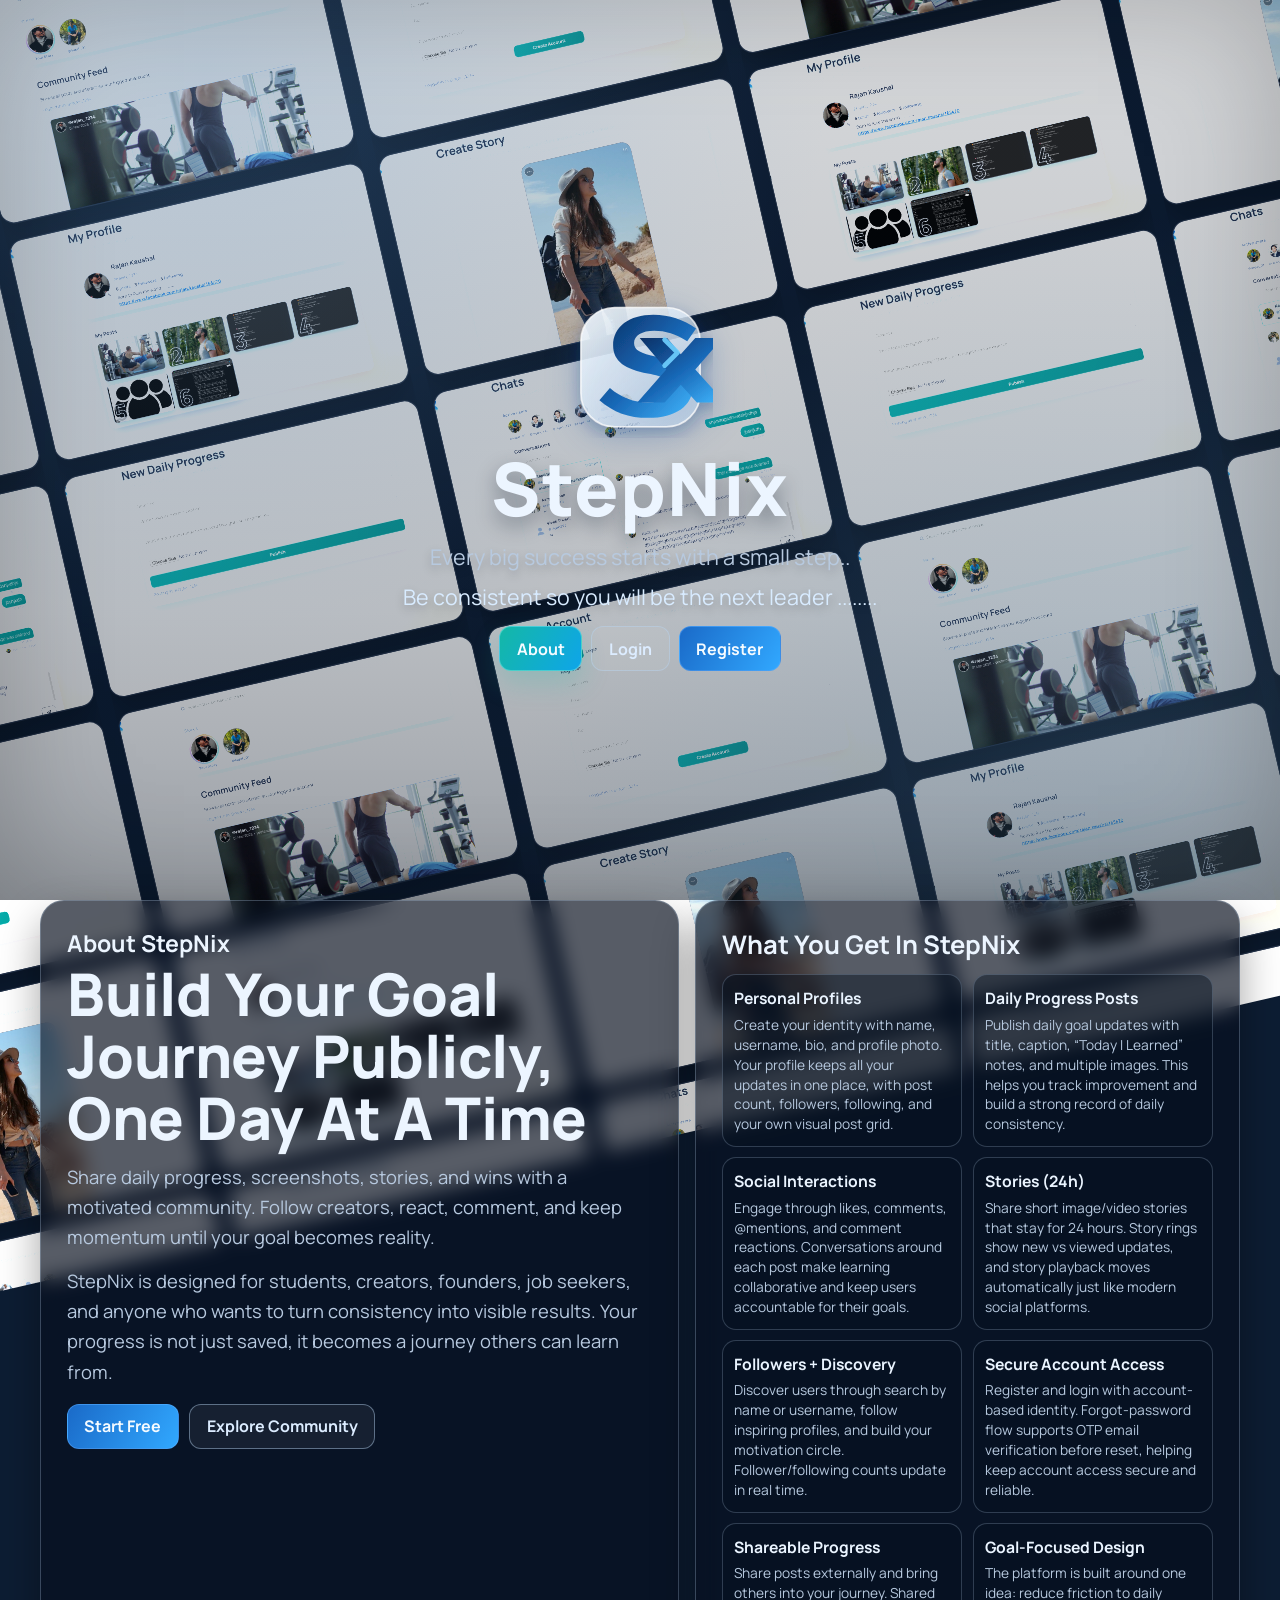
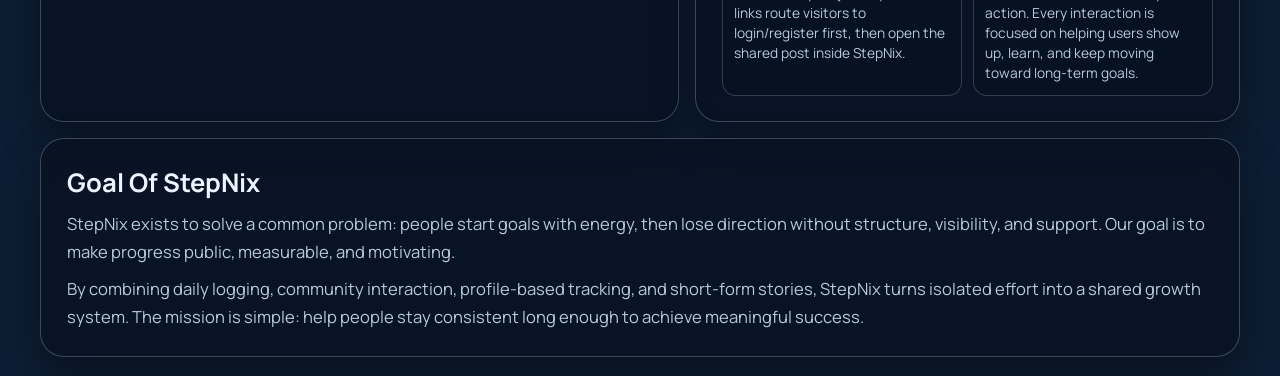
<file: static/index.html>
<!DOCTYPE html>
<html lang="en">
  <head>
    <meta charset="UTF-8" />
    <meta name="viewport" content="width=device-width, initial-scale=1.0" />
    <title>StepNix</title>
    <link rel="preconnect" href="https://fonts.googleapis.com" />
    <link rel="preconnect" href="https://fonts.gstatic.com" crossorigin />
    <link href="https://fonts.googleapis.com/css2?family=Manrope:wght@400;600;700;800&display=swap" rel="stylesheet" />
    <link rel="stylesheet" href="/static/landing.css?v=8" />
  </head>
  <body>
    <div class="landing-bg" aria-hidden="true">
      <div id="bg-grid" class="bg-grid"></div>
      <div class="bg-overlay"></div>
      <div class="bg-vignette"></div>
    </div>

    <section class="landing-intro">
      <div class="intro-content">
        <img src="/static/stepnix-logo.svg?v=3" alt="StepNix logo" />
        <h1>StepNix</h1>
        <p class="intro-sub">Every big success starts with a small step..</p>
        <p class="intro-highlight">Be consistent so you will be the next leader ........</p>
        <div class="head-actions">
          <a class="btn about-btn" href="/about">About</a>
          <a class="btn ghost" href="/create-profile?mode=login">Login</a>
          <a class="btn" href="/create-profile?mode=register">Register</a>
        </div>
      </div>
    </section>

    <main id="details" class="hero-wrap">
      <section class="hero-card">
        <h3>About StepNix</h3>
        <h2>Build Your Goal Journey Publicly, One Day At A Time</h2>
        <p>
          Share daily progress, screenshots, stories, and wins with a motivated community. Follow creators,
          react, comment, and keep momentum until your goal becomes reality.
        </p>
        <p>
          StepNix is designed for students, creators, founders, job seekers, and anyone who wants to turn
          consistency into visible results. Your progress is not just saved, it becomes a journey others can learn from.
        </p>
        <div class="hero-actions">
          <a class="btn" href="/create-profile?mode=register">Start Free</a>
          <a class="btn ghost" href="/community-feed">Explore Community</a>
        </div>
      </section>

      <section class="features-card">
        <h3>What You Get In StepNix</h3>
        <div class="feature-grid">
          <article>
            <h4>Personal Profiles</h4>
            <p>
              Create your identity with name, username, bio, and profile photo. Your profile keeps all your updates
              in one place, with post count, followers, following, and your own visual post grid.
            </p>
          </article>
          <article>
            <h4>Daily Progress Posts</h4>
            <p>
              Publish daily goal updates with title, caption, “Today I Learned” notes, and multiple images.
              This helps you track improvement and build a strong record of daily consistency.
            </p>
          </article>
          <article>
            <h4>Social Interactions</h4>
            <p>
              Engage through likes, comments, @mentions, and comment reactions. Conversations around each post
              make learning collaborative and keep users accountable for their goals.
            </p>
          </article>
          <article>
            <h4>Stories (24h)</h4>
            <p>
              Share short image/video stories that stay for 24 hours. Story rings show new vs viewed updates,
              and story playback moves automatically just like modern social platforms.
            </p>
          </article>
          <article>
            <h4>Followers + Discovery</h4>
            <p>
              Discover users through search by name or username, follow inspiring profiles, and build your
              motivation circle. Follower/following counts update in real time.
            </p>
          </article>
          <article>
            <h4>Secure Account Access</h4>
            <p>
              Register and login with account-based identity. Forgot-password flow supports OTP email verification
              before reset, helping keep account access secure and reliable.
            </p>
          </article>
          <article>
            <h4>Shareable Progress</h4>
            <p>
              Share posts externally and bring others into your journey. Shared links route visitors to login/register
              first, then open the shared post inside StepNix.
            </p>
          </article>
          <article>
            <h4>Goal-Focused Design</h4>
            <p>
              The platform is built around one idea: reduce friction to daily action. Every interaction is focused on
              helping users show up, learn, and keep moving toward long-term goals.
            </p>
          </article>
        </div>
      </section>

      <section class="goal-card">
        <h3>Goal Of StepNix</h3>
        <p>
          StepNix exists to solve a common problem: people start goals with energy, then lose direction without
          structure, visibility, and support. Our goal is to make progress public, measurable, and motivating.
        </p>
        <p>
          By combining daily logging, community interaction, profile-based tracking, and short-form stories,
          StepNix turns isolated effort into a shared growth system. The mission is simple:
          help people stay consistent long enough to achieve meaningful success.
        </p>
      </section>
    </main>

    <script src="/static/landing.js?v=8"></script>
  </body>
</html>
</file>
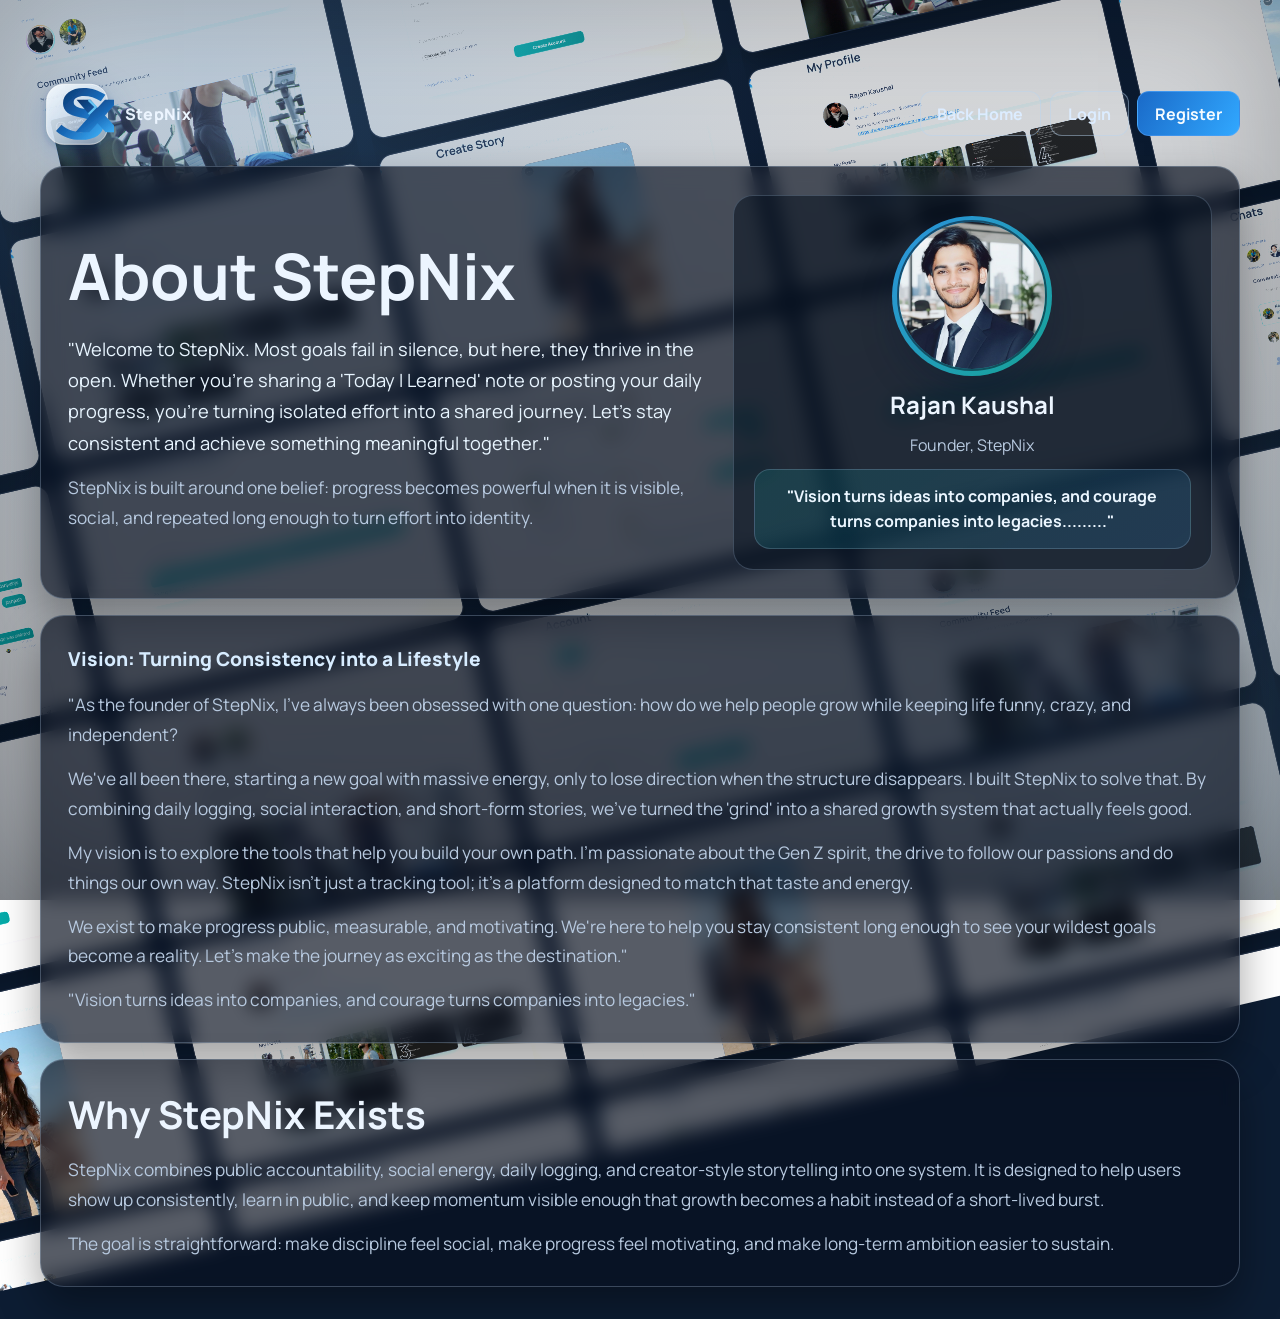
<file: static/about.html>
<!DOCTYPE html>
<html lang="en">
  <head>
    <meta charset="UTF-8" />
    <meta name="viewport" content="width=device-width, initial-scale=1.0" />
    <title>About StepNix</title>
    <link rel="preconnect" href="https://fonts.googleapis.com" />
    <link rel="preconnect" href="https://fonts.gstatic.com" crossorigin />
    <link href="https://fonts.googleapis.com/css2?family=Manrope:wght@400;600;700;800&display=swap" rel="stylesheet" />
    <link rel="stylesheet" href="/static/landing.css?v=8" />
  </head>
  <body>
    <div class="landing-bg" aria-hidden="true">
      <div id="bg-grid" class="bg-grid"></div>
      <div class="bg-overlay"></div>
      <div class="bg-vignette"></div>
    </div>

    <main class="about-shell">
      <section class="about-topbar">
        <a class="about-brand" href="/">
          <img src="/static/stepnix-logo.svg?v=3" alt="StepNix logo" />
          <span>StepNix</span>
        </a>
        <div class="about-actions">
          <a class="btn ghost" href="/">Back Home</a>
          <a class="btn ghost" href="/create-profile?mode=login">Login</a>
          <a class="btn" href="/create-profile?mode=register">Register</a>
        </div>
      </section>

      <section class="about-hero">
        <div class="about-copy">
          <h1>About StepNix</h1>
          <p class="welcome-message">
            "Welcome to StepNix. Most goals fail in silence, but here, they thrive in the open. Whether you&apos;re
            sharing a 'Today I Learned' note or posting your daily progress, you&apos;re turning isolated effort into a
            shared journey. Let&apos;s stay consistent and achieve something meaningful together."
          </p>
          <p>
            StepNix is built around one belief: progress becomes powerful when it is visible, social, and repeated long
            enough to turn effort into identity.
          </p>
        </div>

        <aside class="founder-card">
          <div class="founder-avatar">
            <img src="/static/assets/founder/rajan12.jpeg" alt="Rajan Kaushal" />
          </div>
          <h3>Rajan Kaushal</h3>
          <p>Founder, StepNix</p>
          <div class="quote-chip">
            "Vision turns ideas into companies, and courage turns companies into legacies........."
          </div>
        </aside>
      </section>

      <section class="about-section">
        <p class="vision-tag">Vision: Turning Consistency into a Lifestyle</p>
        <p>
          "As the founder of StepNix, I&apos;ve always been obsessed with one question: how do we help people grow while
          keeping life funny, crazy, and independent?
        </p>
        <p>
          We&apos;ve all been there, starting a new goal with massive energy, only to lose direction when the structure
          disappears. I built StepNix to solve that. By combining daily logging, social interaction, and short-form
          stories, we&apos;ve turned the 'grind' into a shared growth system that actually feels good.
        </p>
        <p>
          My vision is to explore the tools that help you build your own path. I&apos;m passionate about the Gen Z
          spirit, the drive to follow our passions and do things our own way. StepNix isn&apos;t just a tracking tool; it&apos;s
          a platform designed to match that taste and energy.
        </p>
        <p>
          We exist to make progress public, measurable, and motivating. We&apos;re here to help you stay consistent long
          enough to see your wildest goals become a reality. Let&apos;s make the journey as exciting as the destination."
        </p>
        <p>
          "Vision turns ideas into companies, and courage turns companies into legacies."
        </p>
      </section>

      <section class="about-section">
        <h2>Why StepNix Exists</h2>
        <p>
          StepNix combines public accountability, social energy, daily logging, and creator-style storytelling into one
          system. It is designed to help users show up consistently, learn in public, and keep momentum visible enough
          that growth becomes a habit instead of a short-lived burst.
        </p>
        <p>
          The goal is straightforward: make discipline feel social, make progress feel motivating, and make long-term
          ambition easier to sustain.
        </p>
      </section>
    </main>

    <script src="/static/landing.js?v=8"></script>
  </body>
</html>
</file>
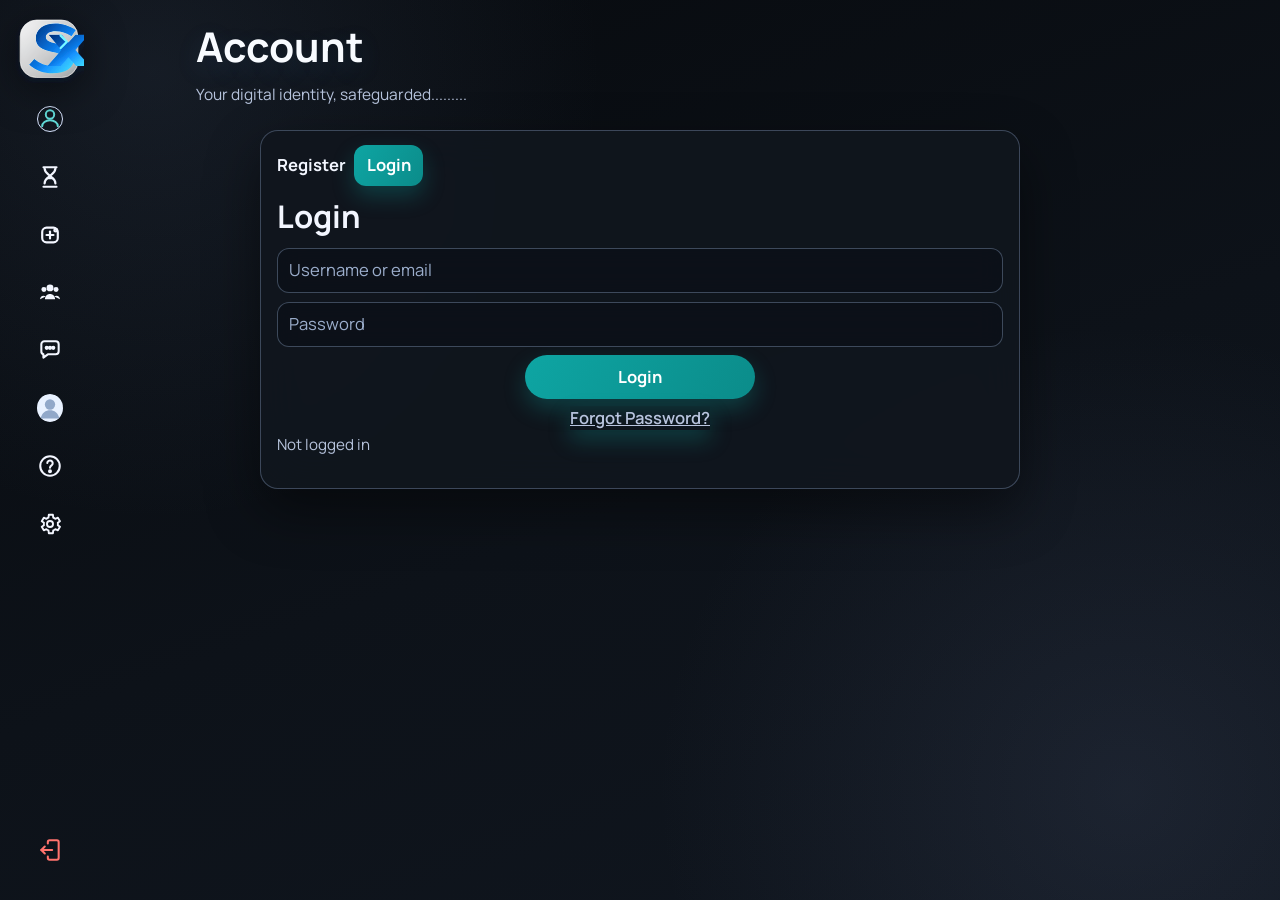
<file: static/create-profile.html>
<!DOCTYPE html>
<html lang="en">
  <head>
    <meta charset="UTF-8" />
    <meta name="viewport" content="width=device-width, initial-scale=1.0" />
    <title>Account</title>
    <link rel="preconnect" href="https://fonts.googleapis.com" />
    <link rel="preconnect" href="https://fonts.gstatic.com" crossorigin />
    <link href="https://fonts.googleapis.com/css2?family=Manrope:wght@400;600;700;800&display=swap" rel="stylesheet" />
    <link rel="stylesheet" href="/static/styles.css?v=142" />
  </head>
  <body class="account-page">
    <nav class="site-nav">
      <a class="active" href="/create-profile">Account</a>
      <a href="/new-progress">New Daily Progress</a>
      <a href="/stories">Stories</a>
      <a href="/community-feed">Community Feed</a>
      <a href="/chats">Chats</a>
      <a href="/profile">My Profile</a>
      <a href="/help-center">Help Center</a>
      <a href="/settings">Settings</a>
      <a id="profile-logout-link" href="#">Logout</a>
    </nav>

    <section class="page-head">
      <h1>Account</h1>
      <p>Your digital identity, safeguarded.........</p>
    </section>

    <main>
      <section class="panel account-card">
        <div class="switcher">
          <button id="show-register" type="button">Register</button>
          <button id="show-login" type="button">Login</button>
        </div>

        <div id="register-box" class="hidden">
          <h3>Register</h3>
          <form id="register-form" class="grid-form" enctype="multipart/form-data">
            <input id="r-username" placeholder="Username" required />
            <input id="r-email" type="email" placeholder="Email" required />
            <div class="register-otp-row">
              <input id="r-email-otp" placeholder="Enter 6 digit verification code" maxlength="6" inputmode="numeric" required />
              <button id="send-register-otp-btn" type="button" class="alt">Send Code</button>
            </div>
            <select id="r-gender" required>
              <option value="" disabled selected>Select gender</option>
              <option value="male">Male</option>
              <option value="female">Female</option>
              <option value="prefer_not_to_say">Prefer not to say</option>
            </select>
            <input id="r-full-name" placeholder="Full name" required />
            <textarea id="r-bio" placeholder="Bio"></textarea>
            <input id="r-password" type="password" placeholder="Password (min 6 chars)" required />
            <button type="submit">Create Account</button>
          </form>
          <p class="notice" id="register-otp-status"></p>
        </div>

        <div id="login-box">
          <h3>Login</h3>
          <form id="login-form" class="grid-form">
            <input id="l-identifier" placeholder="Username or email" required />
            <input id="l-password" type="password" placeholder="Password" required />
            <button type="submit">Login</button>
          </form>
          <div class="center-row">
            <button id="forgot-toggle" type="button" class="forgot-link">Forgot Password?</button>
          </div>

          <div id="forgot-box" class="panel hidden">
            <h4>Recover Account</h4>

            <form id="forgot-email-form" class="grid-form">
              <input id="fp-email" type="email" placeholder="Enter your registered email" required />
              <button id="send-otp-btn" type="submit" disabled>Send OTP</button>
            </form>

            <form id="forgot-otp-form" class="grid-form hidden">
              <input id="fp-otp" placeholder="Enter 6 digit OTP" required maxlength="6" inputmode="numeric" autocomplete="one-time-code" />
              <button id="resend-otp-btn" type="button" class="alt" disabled>Resend OTP in 30s</button>
            </form>

            <form id="forgot-reset-form" class="grid-form hidden">
              <input id="fp-new-password" type="password" placeholder="Set new password" required disabled />
              <button id="fp-reset-btn" type="submit" disabled>Reset Password</button>
            </form>
          </div>
        </div>
        <p class="notice" id="auth-status"></p>
      </section>
    </main>

    <script src="/static/app-config.js?v=2"></script>
    <script src="/static/common.js?v=39"></script>
    <script src="/static/create-profile.js?v=10"></script>
  </body>
</html>
</file>
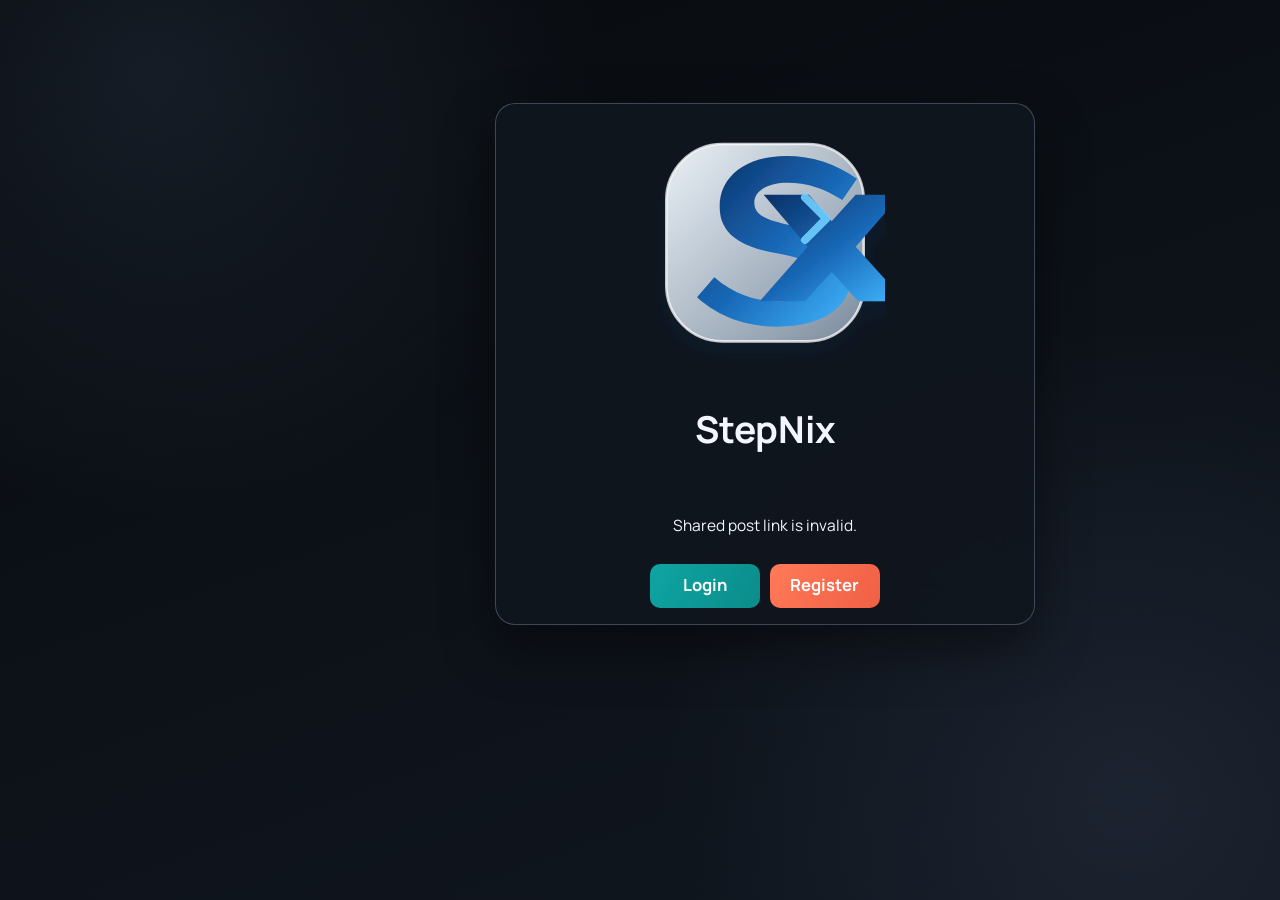
<file: static/shared-post.html>
<!DOCTYPE html>
<html lang="en">
  <head>
    <meta charset="UTF-8" />
    <meta name="viewport" content="width=device-width, initial-scale=1.0" />
    <title>StepNix Shared Post</title>
    <link rel="preconnect" href="https://fonts.googleapis.com" />
    <link rel="preconnect" href="https://fonts.gstatic.com" crossorigin />
    <link href="https://fonts.googleapis.com/css2?family=Manrope:wght@400;600;700;800&display=swap" rel="stylesheet" />
    <link rel="stylesheet" href="/static/styles.css?v=142" />
  </head>
  <body class="shared-post-page">
    <main>
      <section class="panel shared-post-panel">
        <img class="shared-post-logo" src="/static/stepnix-logo.svg?v=3" alt="StepNix logo" />
        <h1>StepNix</h1>
        <p id="shared-post-message">Preparing your shared post...</p>
        <div class="shared-post-actions">
          <a id="shared-login-link" class="btn-link" href="#">Login</a>
          <a id="shared-register-link" class="btn-link alt" href="#">Register</a>
        </div>
      </section>
    </main>

    <script src="/static/app-config.js?v=2"></script>
    <script src="/static/common.js?v=39"></script>
    <script src="/static/shared-post.js?v=1"></script>
  </body>
</html>
</file>
<file: static/landing.css>
:root {
  --text-main: #ecf5ff;
  --text-soft: #b7c9df;
  --panel-bg: rgba(8, 16, 30, 0.68);
  --panel-stroke: rgba(182, 210, 239, 0.28);
  --accent: #31a8ff;
  --accent-2: #1a6ac8;
}

* {
  box-sizing: border-box;
}

body {
  margin: 0;
  min-height: 100vh;
  font-family: "Manrope", sans-serif;
  color: var(--text-main);
  background: #0d1d33;
  overflow-x: hidden;
}

.landing-bg {
  position: fixed;
  inset: 0;
  z-index: 0;
}

.bg-grid {
  position: absolute;
  left: -18vw;
  top: -10vh;
  width: 136vw;
  height: 130vh;
  display: grid;
  grid-template-columns: repeat(5, minmax(0, 1fr));
  gap: 0.9rem;
  transform: rotate(-13deg) scale(1.08);
  transform-origin: center;
}

.bg-col {
  height: 130vh;
  overflow: hidden;
  position: relative;
}

.bg-track {
  display: grid;
  gap: 0.9rem;
  animation: flow-up 40s linear infinite;
}

.bg-col.reverse .bg-track {
  animation-name: flow-down;
}

.bg-card {
  border-radius: 14px;
  overflow: hidden;
  border: 1px solid rgba(255, 255, 255, 0.08);
  background: #10203a;
  box-shadow: 0 10px 24px rgba(0, 0, 0, 0.28);
  aspect-ratio: 16 / 10;
}

.bg-card img {
  width: 100%;
  height: 100%;
  object-fit: cover;
  display: block;
  filter: brightness(1.18) saturate(1.06) contrast(1.01);
}

.bg-overlay {
  position: absolute;
  inset: 0;
  background:
    linear-gradient(180deg, rgba(8, 20, 36, 0.16) 0%, rgba(8, 20, 36, 0.28) 68%, rgba(8, 20, 36, 0.4) 100%),
    radial-gradient(circle at 16% 8%, rgba(130, 196, 255, 0.24), transparent 46%),
    radial-gradient(circle at 88% 92%, rgba(150, 213, 255, 0.22), transparent 44%);
}

.bg-vignette {
  position: absolute;
  inset: 0;
  box-shadow: inset 0 0 130px rgba(0, 0, 0, 0.24);
}

.landing-intro,
.hero-wrap {
  position: relative;
  z-index: 1;
}

.landing-intro {
  min-height: clamp(38rem, 100svh, 64rem);
  width: min(1200px, 94vw);
  margin: 0 auto;
  padding: clamp(4.5rem, 8vw, 6rem) 0 clamp(1rem, 3vw, 2rem);
  display: grid;
  place-items: center;
  align-content: center;
  gap: 1rem;
  text-align: center;
}

.intro-content {
  width: min(900px, 95vw);
  padding: clamp(1rem, 3vw, 2rem) clamp(0.8rem, 2.4vw, 1.8rem);
}

.intro-content img {
  width: min(145px, 36vw);
  height: auto;
  display: block;
  margin: 0 auto;
  filter: drop-shadow(0 8px 16px rgba(23, 82, 163, 0.35));
}

.intro-content h1 {
  margin: 0;
  font-size: clamp(2.2rem, 7vw, 4.6rem);
  font-weight: 800;
  letter-spacing: 0.02em;
  text-shadow: 0 8px 20px rgba(5, 16, 33, 0.35);
}

.intro-sub {
  margin: 0.25rem 0 0;
  color: var(--text-soft);
  font-size: clamp(1rem, 2vw, 1.35rem);
  text-shadow: 0 4px 10px rgba(5, 16, 33, 0.25);
}

.intro-highlight {
  margin: 0.6rem auto 0;
  width: min(840px, 95vw);
  font-size: clamp(1.02rem, 2vw, 1.34rem);
  line-height: 1.45;
  color: #d8ebff;
  background: transparent;
  border: none;
  border-radius: 0;
  padding: 0;
  text-shadow: 0 4px 10px rgba(5, 16, 33, 0.25);
}

.head-actions {
  display: flex;
  gap: 0.55rem;
  justify-content: center;
  flex-wrap: wrap;
  margin-top: 0.9rem;
}

.hero-wrap {
  width: min(1200px, calc(100vw - 1.4rem));
  margin: 0 auto 1.2rem;
  display: grid;
  grid-template-columns: 1.08fr 0.92fr;
  gap: 1rem;
}

.hero-card,
.features-card,
.goal-card {
  border-radius: 24px;
  border: 1px solid var(--panel-stroke);
  background: var(--panel-bg);
  backdrop-filter: blur(10px) saturate(1.12);
  -webkit-backdrop-filter: blur(10px) saturate(1.12);
  box-shadow: 0 20px 42px rgba(0, 0, 0, 0.36);
  padding: clamp(1rem, 2.2vw, 1.6rem);
}

.hero-card h2 {
  margin: 0.3rem 0 0;
  font-size: clamp(2rem, 4.6vw, 3.7rem);
  line-height: 1.05;
  font-weight: 800;
  text-wrap: balance;
}

.hero-card h3 {
  margin: 0;
  font-size: clamp(1.15rem, 2.2vw, 1.45rem);
}

.hero-card p {
  margin: 0.8rem 0 0;
  font-size: clamp(0.95rem, 1.8vw, 1.15rem);
  line-height: 1.65;
  color: var(--text-soft);
}

.hero-actions {
  margin-top: 1.05rem;
  display: flex;
  gap: 0.6rem;
  flex-wrap: wrap;
}

.btn {
  text-decoration: none;
  display: inline-flex;
  align-items: center;
  justify-content: center;
  border-radius: 12px;
  min-height: 2.8rem;
  padding: 0.62rem 1.05rem;
  font-weight: 700;
  color: #f5fbff;
  border: 1px solid rgba(98, 173, 255, 0.45);
  background: linear-gradient(120deg, var(--accent-2), var(--accent));
}

.btn.about-btn {
  background: linear-gradient(120deg, #14b8a6, #0ea5e9);
  border-color: rgba(118, 230, 224, 0.55);
  box-shadow: 0 12px 28px rgba(20, 184, 166, 0.22);
}

.btn.ghost {
  background: rgba(255, 255, 255, 0.06);
  border-color: rgba(182, 210, 239, 0.45);
  color: #dcecff;
}

.about-shell {
  position: relative;
  z-index: 1;
  width: min(1200px, calc(100vw - 1.4rem));
  margin: 0 auto;
  padding: clamp(2.6rem, 6vw, 5rem) 0 clamp(1rem, 3vw, 2rem);
  display: grid;
  gap: 1rem;
}

.about-topbar {
  display: flex;
  justify-content: space-between;
  align-items: center;
  gap: 0.8rem;
  flex-wrap: wrap;
}

.about-brand {
  display: inline-flex;
  align-items: center;
  gap: 0.7rem;
  color: var(--text-main);
  text-decoration: none;
  font-weight: 800;
  letter-spacing: 0.02em;
}

.about-brand img {
  width: clamp(3.25rem, 10vw, 4.6rem);
  height: auto;
  display: block;
  filter: drop-shadow(0 8px 16px rgba(23, 82, 163, 0.28));
}

.about-actions {
  display: flex;
  flex-wrap: wrap;
  gap: 0.55rem;
}

.about-hero,
.about-section {
  border-radius: 24px;
  border: 1px solid var(--panel-stroke);
  background: var(--panel-bg);
  backdrop-filter: blur(10px) saturate(1.12);
  -webkit-backdrop-filter: blur(10px) saturate(1.12);
  box-shadow: 0 20px 42px rgba(0, 0, 0, 0.36);
  padding: clamp(1rem, 2.4vw, 1.7rem);
}

.about-hero {
  display: grid;
  grid-template-columns: minmax(0, 1.15fr) minmax(16rem, 0.85fr);
  gap: 1rem;
  align-items: center;
}

.about-copy h1,
.about-section h2 {
  margin: 0;
  text-wrap: balance;
}

.about-copy h1 {
  font-size: clamp(2rem, 5vw, 4rem);
}

.about-copy p,
.about-section p {
  margin: 0.9rem 0 0;
  color: var(--text-soft);
  font-size: clamp(0.96rem, 1.8vw, 1.08rem);
  line-height: 1.72;
}

.about-copy .welcome-message {
  color: #e8f5ff;
  font-size: clamp(1rem, 2vw, 1.14rem);
}

.founder-card {
  border: 1px solid rgba(179, 206, 235, 0.24);
  border-radius: 20px;
  background: rgba(8, 18, 33, 0.56);
  padding: clamp(1rem, 2vw, 1.25rem);
  display: grid;
  justify-items: center;
  text-align: center;
  gap: 0.8rem;
}

.founder-avatar {
  width: clamp(7rem, 18vw, 10rem);
  aspect-ratio: 1;
  border-radius: 50%;
  padding: 0.3rem;
  background: linear-gradient(135deg, rgba(49, 168, 255, 0.85), rgba(20, 184, 166, 0.85));
  box-shadow: 0 18px 32px rgba(8, 25, 52, 0.28);
}

.founder-avatar img {
  width: 100%;
  height: 100%;
  border-radius: 50%;
  object-fit: cover;
  display: block;
  border: 2px solid rgba(8, 18, 33, 0.56);
}

.founder-card h3 {
  margin: 0;
  font-size: clamp(1.2rem, 2vw, 1.5rem);
}

.founder-card p {
  margin: 0;
  color: var(--text-soft);
}

.quote-chip {
  width: 100%;
  border-radius: 16px;
  padding: 0.9rem 1rem;
  border: 1px solid rgba(182, 210, 239, 0.22);
  background: linear-gradient(145deg, rgba(14, 165, 163, 0.18), rgba(49, 168, 255, 0.14));
  color: #ebf6ff;
  font-weight: 700;
  line-height: 1.55;
}

.about-section h2 {
  font-size: clamp(1.5rem, 3vw, 2.5rem);
}

.about-section .vision-tag {
  margin: 0;
  color: #d7ecff;
  font-size: clamp(1rem, 2vw, 1.2rem);
  font-weight: 800;
}

.features-card h3 {
  margin: 0;
  font-size: clamp(1.2rem, 2.4vw, 1.6rem);
}

.goal-card {
  grid-column: 1 / -1;
}

.goal-card h3 {
  margin: 0;
  font-size: clamp(1.2rem, 2.4vw, 1.6rem);
}

.goal-card p {
  margin: 0.65rem 0 0;
  font-size: clamp(0.92rem, 1.55vw, 1.04rem);
  line-height: 1.65;
  color: var(--text-soft);
}

.feature-grid {
  margin-top: 0.8rem;
  display: grid;
  grid-template-columns: repeat(auto-fit, minmax(min(100%, 15rem), 1fr));
  gap: 0.65rem;
}

.feature-grid article {
  border: 1px solid rgba(179, 206, 235, 0.24);
  border-radius: 14px;
  background: rgba(8, 18, 33, 0.48);
  padding: 0.72rem;
  min-width: 0;
}

.feature-grid h4 {
  margin: 0;
  font-size: 0.98rem;
  color: #eaf4ff;
}

.feature-grid p {
  margin: 0.36rem 0 0;
  font-size: 0.86rem;
  line-height: 1.45;
  color: #b7c9df;
}

@keyframes flow-up {
  from {
    transform: translateY(0);
  }
  to {
    transform: translateY(-50%);
  }
}

@keyframes flow-down {
  from {
    transform: translateY(-50%);
  }
  to {
    transform: translateY(0);
  }
}

@media (max-width: 980px) {
  .bg-grid {
    grid-template-columns: repeat(4, minmax(0, 1fr));
  }

  .hero-wrap {
    grid-template-columns: 1fr;
    gap: 0.85rem;
  }

  .about-hero {
    grid-template-columns: 1fr;
  }
}

@media (max-width: 720px) {
  .landing-intro {
    min-height: auto;
    width: min(100%, calc(100vw - 1rem));
    padding-top: 4.75rem;
  }

  .head-actions {
    width: 100%;
    justify-content: center;
  }

  .bg-grid {
    left: -30vw;
    width: 170vw;
    grid-template-columns: repeat(3, minmax(0, 1fr));
    gap: 0.65rem;
    transform: rotate(-10deg) scale(1.08);
  }

  .feature-grid {
    grid-template-columns: 1fr;
  }

  .intro-content img {
    width: min(125px, 38vw);
  }

  .hero-card,
  .features-card,
  .goal-card,
  .about-hero,
  .about-section {
    border-radius: 20px;
  }
}

@media (max-width: 560px) {
  .bg-grid {
    left: -42vw;
    width: 190vw;
    height: 120vh;
    grid-template-columns: repeat(2, minmax(0, 1fr));
    gap: 0.5rem;
    transform: rotate(-8deg) scale(1.04);
  }

  .bg-col {
    height: 120vh;
  }

  .bg-track {
    gap: 0.5rem;
  }

  .landing-intro,
  .hero-wrap,
  .about-shell {
    width: min(100%, calc(100vw - 1rem));
  }

  .landing-intro {
    padding-top: 4.2rem;
    padding-bottom: 0.7rem;
  }

  .intro-content {
    width: 100%;
    padding: 0.85rem 0.65rem;
  }

  .intro-highlight {
    width: 100%;
  }

  .head-actions,
  .hero-actions,
  .about-actions {
    width: 100%;
    display: grid;
    grid-template-columns: 1fr;
  }

  .head-actions .btn,
  .hero-actions .btn,
  .about-actions .btn {
    width: 100%;
  }

  .hero-wrap {
    gap: 0.75rem;
    margin-bottom: 1rem;
  }

  .hero-card,
  .features-card,
  .goal-card,
  .about-hero,
  .about-section {
    border-radius: 18px;
    padding: 0.85rem;
  }

  .about-topbar {
    align-items: flex-start;
  }

  .founder-card {
    justify-items: start;
    text-align: left;
  }

  .founder-avatar {
    width: clamp(6.2rem, 24vw, 8rem);
  }

  .feature-grid article {
    padding: 0.68rem;
  }

  .feature-grid p {
    font-size: 0.84rem;
  }

  .bg-vignette {
    box-shadow: inset 0 0 80px rgba(0, 0, 0, 0.2);
  }
}

@media (max-width: 420px) {
  .bg-grid {
    opacity: 0.82;
  }
}
</file>
<file: static/styles.css>
:root {
  --nav-width: 250px;
  --nav-collapsed-width: 92px;
  --content-gap: 1.5rem;
  --content-max: 980px;
  --bg: #d7f3ef;
  --surface: rgba(255, 255, 255, 0.76);
  --surface-2: rgba(255, 255, 255, 0.9);
  --text: #1f2a44;
  --text-soft: #587099;
  --accent: #0ea5a3;
  --accent-2: #ff7a59;
  --stroke: rgba(188, 208, 239, 0.9);
  --glass-stroke: rgba(255, 255, 255, 0.8);
  --shadow: 0 20px 52px rgba(36, 86, 126, 0.18);
}

* {
  box-sizing: border-box;
}

*::before,
*::after {
  box-sizing: border-box;
}

html,
body {
  width: 100%;
  max-width: 100%;
  overflow-x: clip;
}

body {
  margin: 0;
  min-height: 100vh;
  font-family: "Manrope", sans-serif;
  font-size: clamp(0.95rem, 0.2vw + 0.9rem, 1.04rem);
  line-height: 1.48;
  color: var(--text);
  background:
    radial-gradient(circle at 10% 4%, rgba(255, 255, 255, 0.5) 0, transparent 34%),
    radial-gradient(circle at 88% 92%, rgba(255, 196, 162, 0.24) 0, transparent 36%),
    linear-gradient(160deg, #d7f3ef 0%, #e5edf9 52%, #f6e8dc 100%);
  -webkit-font-smoothing: antialiased;
}

h1 {
  font-size: clamp(1.5rem, 2.9vw, 2.75rem);
}

h2 {
  font-size: clamp(1.2rem, 2.2vw, 2.1rem);
}

h3 {
  font-size: clamp(1.05rem, 1.6vw, 1.4rem);
}

p,
small,
label,
button,
input,
textarea,
select {
  font-size: clamp(0.88rem, 0.16vw + 0.84rem, 1rem);
}

img,
video,
svg,
canvas,
iframe {
  max-width: 100%;
}

img,
video {
  height: auto;
}

p,
small,
strong,
span,
a,
button,
label,
h1,
h2,
h3,
h4,
h5,
h6 {
  overflow-wrap: anywhere;
  word-break: break-word;
}

main,
.page-head {
  width: min(var(--content-max), calc(100vw - var(--nav-current-width, var(--nav-width)) - (var(--content-gap) * 2)));
  margin-left: calc(
    var(--nav-current-width, var(--nav-width)) + var(--content-gap) +
    ((100vw - var(--nav-current-width, var(--nav-width)) - (var(--content-gap) * 2) - min(var(--content-max), calc(100vw - var(--nav-current-width, var(--nav-width)) - (var(--content-gap) * 2)))) / 2)
  );
  margin-right: calc(
    var(--content-gap) +
    ((100vw - var(--nav-current-width, var(--nav-width)) - (var(--content-gap) * 2) - min(var(--content-max), calc(100vw - var(--nav-current-width, var(--nav-width)) - (var(--content-gap) * 2)))) / 2)
  );
  padding-left: 0;
  padding-right: 0;
  max-width: 100%;
  min-width: 0;
}

.site-nav {
  position: fixed;
  left: 0.8rem;
  top: 5.1rem;
  bottom: 0.8rem;
  width: var(--nav-current-width, var(--nav-width));
  z-index: 20;
  display: flex;
  flex-direction: column;
  gap: 0.55rem;
  flex-wrap: nowrap;
  align-items: stretch;
  border-radius: 0;
  padding: 0.8rem;
  background: transparent;
  border: none;
  box-shadow: none;
  backdrop-filter: none;
  -webkit-backdrop-filter: none;
  overflow-y: auto;
  max-width: calc(100vw - 1.6rem);
  transition: width 220ms ease, padding 220ms ease;
}

.app-top-brand {
  position: fixed;
  left: 0.9rem;
  top: 0.8rem;
  z-index: 30;
  display: inline-flex;
  align-items: center;
  gap: 0.35rem;
  padding: 0;
  border-radius: 0;
  background: transparent;
  box-shadow: none;
  backdrop-filter: none;
  -webkit-backdrop-filter: none;
  text-decoration: none;
  user-select: none;
}

.app-top-brand img {
  width: 70px;
  height: auto;
  flex: 0 0 auto;
  display: block;
  filter: drop-shadow(0 8px 18px rgba(24, 69, 122, 0.22));
}

.app-top-brand-user {
  display: inline-flex;
  align-items: center;
  max-width: min(20vw, 190px);
  margin-left: 0.1rem;
  color: #1f2b4d;
  font-size: 0.92rem;
  font-weight: 800;
  line-height: 1.1;
  letter-spacing: 0.01em;
  white-space: nowrap;
  overflow: hidden;
  text-overflow: ellipsis;
  text-shadow: 0 4px 12px rgba(255, 255, 255, 0.4);
}

.notification-center {
  position: fixed;
  top: 1rem;
  right: 1.1rem;
  z-index: 45;
}

.notif-bell-btn {
  position: relative;
  width: 44px;
  height: 44px;
  border-radius: 999px;
  border: 1px solid var(--glass-stroke);
  background: rgba(255, 255, 255, 0.85);
  color: #111827;
  box-shadow: var(--shadow);
  display: grid;
  place-items: center;
  padding: 0;
  transform-origin: 50% 18%;
}

.notif-bell-btn.is-shaking {
  animation: notif-bell-shake 0.78s cubic-bezier(0.22, 1, 0.36, 1);
}

.notif-bell-btn svg {
  width: 22px;
  height: 22px;
  fill: none;
  stroke: currentColor;
  stroke-width: 1.8;
  stroke-linecap: round;
  stroke-linejoin: round;
}

.notif-unread-dot {
  position: absolute;
  right: -3px;
  top: -5px;
  min-width: 18px;
  height: 18px;
  border-radius: 999px;
  background: #ef4444;
  box-shadow: 0 0 0 2px rgba(255, 255, 255, 0.94);
  color: #fff;
  font-size: 0.64rem;
  font-weight: 800;
  line-height: 1;
  padding: 0 0.28rem;
  display: inline-flex;
  align-items: center;
  justify-content: center;
}

@keyframes notif-bell-shake {
  0% { transform: rotate(0deg); }
  12% { transform: rotate(12deg); }
  24% { transform: rotate(-10deg); }
  36% { transform: rotate(9deg); }
  48% { transform: rotate(-7deg); }
  60% { transform: rotate(5deg); }
  72% { transform: rotate(-3deg); }
  100% { transform: rotate(0deg); }
}

.notif-panel {
  position: absolute;
  top: calc(100% + 0.45rem);
  right: 0;
  width: min(360px, 88vw);
  max-height: min(70vh, 560px);
  overflow: auto;
  border-radius: 14px;
  border: 1px solid var(--glass-stroke);
  background: rgba(255, 255, 255, 0.9);
  box-shadow: var(--shadow);
  backdrop-filter: blur(16px) saturate(1.15);
  -webkit-backdrop-filter: blur(16px) saturate(1.15);
}

.notif-header {
  position: sticky;
  top: 0;
  z-index: 1;
  display: flex;
  align-items: center;
  justify-content: space-between;
  gap: 0.6rem;
  padding: 0.7rem 0.8rem;
  border-bottom: 1px solid var(--stroke);
  background: rgba(255, 255, 255, 0.95);
}

.notif-header h4 {
  margin: 0;
  font-size: 1rem;
}

.notif-header button {
  background: transparent;
  border: 1px solid var(--stroke);
  border-radius: 8px;
  color: var(--text);
  box-shadow: none;
  padding: 0.35rem 0.55rem;
  font-size: 0.82rem;
}

.notif-list {
  padding: 0.4rem;
  display: grid;
  gap: 0.35rem;
}

.notif-item {
  width: 100%;
  text-align: left;
  background: transparent;
  border: 1px solid transparent;
  box-shadow: none;
  color: var(--text);
  border-radius: 10px;
  padding: 0.48rem;
  display: grid;
  grid-template-columns: 36px minmax(0, 1fr);
  gap: 0.5rem;
}

.notif-item:hover {
  border-color: var(--stroke);
  background: rgba(255, 255, 255, 0.66);
}

.notif-item.unread {
  background: rgba(14, 165, 163, 0.1);
  border-color: rgba(14, 165, 163, 0.24);
}

.notif-avatar {
  width: 36px;
  height: 36px;
  border-radius: 50%;
  object-fit: cover;
  border: 1px solid var(--stroke);
}

.notif-title {
  margin: 0;
  font-weight: 700;
  font-size: 0.9rem;
  line-height: 1.3;
}

.notif-message {
  margin: 0.16rem 0 0;
  font-size: 0.82rem;
  color: var(--text-soft);
  line-height: 1.35;
}

.notif-time {
  margin: 0.24rem 0 0;
  font-size: 0.74rem;
  color: var(--text-soft);
}

.notif-empty {
  margin: 0.5rem;
  color: var(--text-soft);
}


.site-nav a {
  position: relative;
  overflow: hidden;
  text-decoration: none;
  color: var(--text);
  font-weight: 700;
  border: none;
  outline: none;
  background: transparent;
  border-radius: 12px;
  padding: 0.72rem 0.95rem;
  width: 100%;
  display: block;
  text-align: left;
  white-space: nowrap;
  backdrop-filter: none;
  -webkit-backdrop-filter: none;
  box-shadow: none;
  transition: transform 160ms ease, box-shadow 200ms ease, background 200ms ease, border-color 200ms ease;
}

.nav-label {
  display: inline;
}

.nav-short {
  display: none;
  font-size: 1.06rem;
  font-weight: 800;
  letter-spacing: 0.02em;
}

.nav-tooltip {
  display: none;
}

.nav-short.has-icon {
  width: 26px;
  height: 26px;
  display: none;
}

.site-nav a .nav-short.has-icon {
  width: 26px;
  height: 26px;
  flex: 0 0 26px;
}

.nav-account-icon {
  width: 26px;
  height: 26px;
  fill: none;
  stroke: currentColor;
  stroke-width: 2;
  stroke-linecap: round;
  stroke-linejoin: round;
}

.nav-progress-icon {
  width: 26px;
  height: 26px;
  fill: none;
  stroke: currentColor;
  stroke-width: 2;
  stroke-linecap: round;
  stroke-linejoin: round;
}

.nav-story-icon {
  width: 26px;
  height: 26px;
  fill: none;
  stroke: currentColor;
  stroke-width: 2;
  stroke-linecap: round;
  stroke-linejoin: round;
}

.nav-community-icon {
  width: 26px;
  height: 26px;
  fill: currentColor;
  stroke: none;
}

.nav-chat-icon {
  width: 26px;
  height: 26px;
  fill: none;
  stroke: currentColor;
  stroke-width: 1.9;
  stroke-linecap: round;
  stroke-linejoin: round;
}

.nav-settings-icon {
  width: 26px;
  height: 26px;
  fill: none;
  stroke: currentColor;
  stroke-width: 1.75;
  stroke-linecap: round;
  stroke-linejoin: round;
}

.nav-help-icon {
  width: 26px;
  height: 26px;
  fill: none;
  stroke: currentColor;
  stroke-width: 1.9;
  stroke-linecap: round;
  stroke-linejoin: round;
}

.nav-logout-icon {
  width: 26px;
  height: 26px;
  fill: none;
  stroke: currentColor;
  stroke-width: 1.9;
  stroke-linecap: round;
  stroke-linejoin: round;
}

.nav-more-icon {
  width: 26px;
  height: 26px;
  fill: currentColor;
  stroke: none;
}

.nav-short-profile {
  width: 28px;
  height: 28px;
}

.nav-profile-avatar {
  width: 28px;
  height: 28px;
  border-radius: 50%;
  object-fit: cover;
  border: none;
  display: block;
}

body.sidebar-collapsed {
  --nav-current-width: var(--nav-collapsed-width);
}

body.sidebar-collapsed .site-nav {
  padding-left: 0.55rem;
  padding-right: 0.55rem;
  align-items: stretch;
}


body.sidebar-collapsed .site-nav a {
  width: 100%;
  min-height: 48px;
  text-align: left;
  padding: 0.72rem 0.95rem;
  border: none;
  outline: none;
  box-shadow: none;
  background: transparent;
  border-radius: 14px;
  display: flex;
  align-items: center;
  justify-content: flex-start;
  gap: 0.62rem;
  transition:
    border-color 220ms ease,
    background 220ms ease,
    box-shadow 220ms ease;
}

body.sidebar-collapsed .site-nav .nav-label {
  display: none;
}

body.sidebar-collapsed .site-nav .nav-short {
  display: inline-flex;
  align-items: center;
  justify-content: center;
  width: 26px;
  height: 26px;
  flex: 0 0 26px;
  order: 1;
}

body.sidebar-collapsed .site-nav .nav-tooltip {
  display: none !important;
}

body.sidebar-collapsed .site-nav:hover,
body.sidebar-collapsed .site-nav:focus-within {
  width: var(--nav-width);
  padding-left: 0.8rem;
  padding-right: 0.8rem;
  align-items: stretch;
}


body.sidebar-collapsed .site-nav:hover a,
body.sidebar-collapsed .site-nav:focus-within a {
  border: none;
  outline: none;
  box-shadow: none;
  background: transparent;
}

body.sidebar-collapsed .site-nav:hover .nav-label,
body.sidebar-collapsed .site-nav:focus-within .nav-label {
  display: inline;
  order: 2;
  flex: 1;
  text-align: left;
}

body.sidebar-collapsed .site-nav:hover .nav-short,
body.sidebar-collapsed .site-nav:focus-within .nav-short {
  display: inline-flex;
}

body.sidebar-collapsed .site-nav a.active {
  border: none;
  outline: none;
  box-shadow: none;
  background: transparent;
}

body.sidebar-collapsed .site-nav:hover a.active,
body.sidebar-collapsed .site-nav:focus-within a.active {
  box-shadow: none;
  background: transparent;
  color: #0e7f9b;
}

body.sidebar-collapsed .site-nav a#profile-logout-link {
  border: none;
  outline: none;
  box-shadow: none;
  background: transparent;
}

body.sidebar-collapsed .site-nav:hover a#profile-logout-link,
body.sidebar-collapsed .site-nav:focus-within a#profile-logout-link {
  background: transparent;
  border: none;
  outline: none;
  box-shadow: none;
}

.site-nav a::before {
  content: none;
}

.site-nav a::after {
  content: none;
}

.site-nav a:hover {
  transform: none;
  box-shadow: none;
}

.site-nav a:hover::before {
  transform: none;
}

.site-nav a.active {
  background: transparent;
  color: #0e7f9b;
  box-shadow: none;
}

.site-nav a.active .nav-short {
  border: 1.8px solid #111;
  border-radius: 999px;
  box-sizing: border-box;
}

.site-nav a.active .nav-short.nav-short-profile {
  border-width: 1.8px;
}

.site-nav #profile-logout-link {
  margin-top: auto;
  color: #ff3b30;
  border: none;
  outline: none;
  background: transparent;
}

.site-nav #profile-logout-link:hover {
  color: #ff2a1f;
  box-shadow: none;
}

.mobile-more-btn,
.mobile-more-sheet {
  display: none;
}

.page-head {
  padding: 1rem 0 0.7rem;
}

.page-head h1 {
  margin: 0;
  font-size: clamp(1.6rem, 3.2vw, 2.6rem);
  color: var(--text);
  text-shadow: 0 8px 24px rgba(58, 111, 161, 0.2);
}

.page-head p {
  margin: 0.4rem 0 0;
  color: #c7c9cf;
}

.page-head-row {
  display: flex;
  align-items: center;
  justify-content: space-between;
  gap: 0.9rem;
  flex-wrap: wrap;
}

.search-wrap {
  position: relative;
  width: min(420px, 100%);
}

.search-icon {
  position: absolute;
  left: 0.9rem;
  top: 50%;
  transform: translateY(-50%);
  z-index: 2;
  color: #4b5b78;
  pointer-events: none;
  display: inline-flex;
  align-items: center;
  justify-content: center;
}

.search-icon svg {
  width: 18px;
  height: 18px;
  fill: none;
  stroke: currentColor;
  stroke-width: 2;
  stroke-linecap: round;
  stroke-linejoin: round;
}

#feed-search {
  width: 100%;
  border-radius: 999px;
  padding-left: 2.5rem !important;
  position: relative;
  z-index: 1;
}

.user-results-box {
  position: absolute;
  top: calc(100% + 0.35rem);
  right: 0;
  width: 100%;
  max-height: 340px;
  overflow: auto;
  padding: 0.55rem;
  border: 1px solid var(--stroke);
  border-radius: 12px;
  background: rgba(255, 255, 255, 0.72);
  box-shadow: var(--shadow);
  z-index: 30;
  backdrop-filter: blur(20px) saturate(1.2);
  -webkit-backdrop-filter: blur(20px) saturate(1.2);
}

main {
  padding: 0.8rem 0 2rem;
  display: grid;
  gap: 1rem;
  max-width: 1260px;
  min-width: 0;
}

.panel {
  background: var(--surface);
  border: 1px solid var(--glass-stroke);
  border-radius: 20px;
  padding: 1rem;
  box-shadow: var(--shadow);
  backdrop-filter: blur(22px) saturate(1.2);
  -webkit-backdrop-filter: blur(22px) saturate(1.2);
  width: 100%;
  max-width: 100%;
  min-width: 0;
}

.grid-form,
.stack {
  display: grid;
  gap: 0.65rem;
  min-width: 0;
}

.register-otp-row {
  display: grid;
  grid-template-columns: minmax(0, 1fr) auto;
  gap: 0.5rem;
  align-items: center;
}

.account-page main {
  max-width: 760px;
  margin-inline: auto;
}

.account-card {
  width: 100%;
  padding: 0.9rem 1rem 1rem;
  border-radius: 18px;
}

.account-card .switcher {
  margin-bottom: 0.45rem;
  gap: 0.52rem;
}

.account-card .switcher button {
  padding: 0.5rem 0.78rem;
  border-radius: 12px;
}

.account-card h3 {
  margin: 0.25rem 0 0.55rem;
  font-size: 1.95rem;
}

.account-card .grid-form {
  gap: 0.52rem;
}

.account-card input,
.account-card textarea {
  padding: 0.58rem 0.68rem;
  border-radius: 12px;
}

.account-card textarea {
  min-height: 104px;
}

.account-card #r-bio {
  min-height: 84px;
}

.account-card .register-otp-row {
  grid-template-columns: minmax(0, 1fr) 130px;
  gap: 0.45rem;
}

.account-card #send-register-otp-btn {
  width: 100%;
  padding: 0.58rem 0.62rem;
  border-radius: 12px;
  box-shadow: 0 7px 16px rgba(240, 95, 68, 0.24);
}

.account-card #login-form button[type="submit"],
.account-card #register-form button[type="submit"] {
  width: min(230px, 100%);
  border-radius: 999px;
  padding: 0.62rem 0.95rem;
}

.account-card .notice {
  margin-top: 0.25rem;
}

.switcher {
  display: flex;
  gap: 0.6rem;
  margin-bottom: 0.7rem;
  align-items: center;
}

.switcher button.tab-plain {
  background: transparent !important;
  border: none !important;
  box-shadow: none !important;
  color: var(--text) !important;
  padding: 0 !important;
  border-radius: 0 !important;
  font-weight: 700;
}

.switcher button.tab-plain:hover {
  color: #111827 !important;
  text-decoration: underline;
}

.center-row {
  display: flex;
  justify-content: center;
  margin-top: 0.4rem;
}

#login-form button[type="submit"] {
  justify-self: center;
  width: min(260px, 100%);
  border-radius: 14px;
}

#register-form button[type="submit"] {
  justify-self: center;
  width: min(260px, 100%);
  border-radius: 14px;
}

input,
select,
textarea,
button {
  font: inherit;
  border-radius: 10px;
}

input,
select,
textarea {
  width: 100%;
  border: 1px solid var(--stroke);
  background: rgba(255, 255, 255, 0.62);
  padding: 0.68rem 0.75rem;
  backdrop-filter: blur(12px);
  -webkit-backdrop-filter: blur(12px);
}

button {
  border: none;
  background: linear-gradient(120deg, #0ea5a3, #0b8c8a);
  color: #fff;
  font-weight: 700;
  padding: 0.65rem 0.95rem;
  cursor: pointer;
  box-shadow: 0 10px 22px rgba(14, 165, 163, 0.28);
}

button.alt {
  background: linear-gradient(120deg, #ff7a59, #f05f44);
}

button.forgot-link {
  background: transparent;
  border: none;
  color: var(--text-soft);
  padding: 0;
  font-weight: 600;
  text-decoration: underline;
  border-radius: 0;
  width: auto;
}

button.forgot-link:hover {
  color: var(--accent);
}

.notice {
  color: var(--text-soft);
  font-size: 0.95rem;
}

.streak-wrap {
  width: 100%;
  display: flex;
  justify-content: flex-start;
  margin-top: 0.35rem;
}

.streak-counter {
  position: relative;
  display: inline-flex;
  align-items: center;
  gap: 0.7rem;
  min-width: min(100%, 16rem);
  padding: 0.72rem 0.95rem;
  border-radius: 18px;
  border: 1px solid rgba(14, 165, 163, 0.24);
  background:
    radial-gradient(circle at 16% 18%, rgba(14, 165, 163, 0.18), transparent 42%),
    rgba(255, 255, 255, 0.84);
  box-shadow: 0 12px 26px rgba(14, 165, 163, 0.14);
}

.streak-emoji {
  display: inline-grid;
  place-items: center;
  width: 2.7rem;
  height: 2.7rem;
  border-radius: 50%;
  background: rgba(14, 165, 163, 0.12);
  font-size: 1.45rem;
}

.streak-copy {
  min-width: 0;
  display: grid;
  gap: 0.1rem;
}

.streak-label {
  color: var(--text-soft);
  font-size: 0.77rem;
  font-weight: 700;
  letter-spacing: 0.08em;
  text-transform: uppercase;
}

.streak-value {
  display: inline-block;
  color: var(--text);
  font-size: clamp(1.4rem, 2vw, 1.9rem);
  font-weight: 900;
  line-height: 1;
}

@keyframes streak-quirk {
  0%, 100% {
    transform: translate3d(0, 0, 0) rotate(0deg) scale(1);
    box-shadow: 0 12px 26px rgba(14, 165, 163, 0.16);
  }
  16% {
    transform: translate3d(0, -2px, 0) rotate(-1.2deg) scale(1.01);
  }
  32% {
    transform: translate3d(0, 1px, 0) rotate(1.25deg) scale(1.025);
    box-shadow: 0 14px 30px rgba(14, 165, 163, 0.24);
  }
  52% {
    transform: translate3d(0, -1px, 0) rotate(-0.9deg) scale(1.015);
  }
  72% {
    transform: translate3d(0, 1px, 0) rotate(0.85deg) scale(1.02);
    box-shadow: 0 16px 34px rgba(14, 165, 163, 0.28);
  }
}

.streak-active {
  border-color: rgba(14, 165, 163, 0.4);
  background:
    radial-gradient(circle at 18% 16%, rgba(45, 212, 191, 0.25), transparent 38%),
    linear-gradient(135deg, rgba(255, 255, 255, 0.92), rgba(236, 252, 250, 0.92));
  animation: streak-quirk 1.8s ease-in-out infinite;
}

.streak-active .streak-emoji {
  background: rgba(14, 165, 163, 0.18);
}

.streak-broken {
  border-color: rgba(148, 163, 184, 0.24);
  background: rgba(148, 163, 184, 0.14);
  box-shadow: none;
  animation: none;
}

.streak-broken .streak-emoji {
  background: rgba(148, 163, 184, 0.15);
  filter: grayscale(0.25);
}

.streak-broken .streak-label,
.streak-broken .streak-value {
  color: rgba(100, 116, 139, 0.95);
}

.selected-media-list {
  display: grid;
  gap: 0.45rem;
  margin-top: 0.12rem;
}

.selected-media-empty {
  margin: 0;
  color: var(--text-soft);
  font-size: 0.9rem;
}

.selected-media-title {
  margin: 0;
  color: #32476d;
  font-size: 0.9rem;
  font-weight: 800;
}

.selected-media-items {
  display: grid;
  gap: 0.42rem;
}

.selected-media-item {
  display: grid;
  grid-template-columns: 64px minmax(0, 1fr) auto;
  gap: 0.55rem;
  align-items: center;
  padding: 0.52rem;
  border: 1px solid var(--stroke);
  border-radius: 12px;
  background: rgba(255, 255, 255, 0.78);
}

.selected-media-thumb {
  width: 64px;
  height: 50px;
  border-radius: 10px;
  overflow: hidden;
  background: rgba(232, 241, 252, 0.8);
  display: grid;
  place-items: center;
}

.selected-media-thumb-image,
.selected-media-thumb-video {
  width: 100%;
  height: 100%;
  object-fit: cover;
  display: block;
}

.selected-media-thumb-fallback {
  font-size: 0.76rem;
  font-weight: 800;
  letter-spacing: 0.04em;
  color: #3d5077;
}

.selected-media-meta {
  min-width: 0;
  display: grid;
  gap: 0.18rem;
}

.selected-media-name {
  min-width: 0;
  overflow: hidden;
  text-overflow: ellipsis;
  white-space: nowrap;
  font-size: 0.93rem;
  font-weight: 700;
  color: #1c2a4a;
}

.selected-media-size {
  color: #62779f;
  font-size: 0.82rem;
  font-weight: 600;
}

.selected-media-remove {
  background: #fff;
  color: #1e3358;
  border: 1px solid rgba(30, 51, 88, 0.35);
  border-radius: 9px;
  padding: 0.34rem 0.58rem;
  box-shadow: none;
  font-size: 0.82rem;
  font-weight: 700;
}

#post-form button[type="submit"] {
  justify-self: center;
  width: min(280px, 100%);
  border-radius: 999px;
  padding: 0.72rem 1.2rem;
  font-size: 1.04rem;
  letter-spacing: 0.01em;
  background: linear-gradient(120deg, #18b7b4, #0f8f8d);
  box-shadow: 0 12px 28px rgba(11, 142, 140, 0.25), inset 0 1px 0 rgba(255, 255, 255, 0.28);
}

#post-form button[type="submit"]:hover {
  transform: translateY(-1px);
  box-shadow: 0 14px 30px rgba(11, 142, 140, 0.3), inset 0 1px 0 rgba(255, 255, 255, 0.3);
}

#post-form button[type="submit"]:disabled {
  opacity: 0.72;
  cursor: wait;
  transform: none;
}

.chat-auth-gate {
  max-width: 560px;
}

.chat-email-form {
  max-width: 460px;
}

.chat-continue-btn {
  background: #fff;
  color: #101828;
  border: 1px solid #101828;
  box-shadow: none;
}

.chat-otp-actions {
  display: flex;
  gap: 0.55rem;
  flex-wrap: wrap;
}

.chat-otp-actions button {
  flex: 1;
  min-width: 170px;
}

.chat-active-strip {
  margin-bottom: 0.75rem;
}

.chat-active-strip h4 {
  margin: 0 0 0.45rem;
  font-size: 0.95rem;
  color: var(--text-soft);
}

.chat-active-users {
  display: flex;
  gap: 0.72rem;
  overflow-x: auto;
  padding: 0.1rem 0.1rem 0.32rem;
  align-items: flex-start;
}

.chat-active-user {
  border: none;
  background: transparent;
  box-shadow: none;
  color: var(--text);
  padding: 0;
  min-width: 68px;
  display: grid;
  justify-items: center;
  gap: 0.26rem;
}

.chat-active-avatar-wrap {
  position: relative;
  width: 56px;
  height: 56px;
  border-radius: 50%;
  border: 2px solid rgba(152, 171, 198, 0.6);
  padding: 2px;
  background: rgba(255, 255, 255, 0.8);
}

.chat-active-avatar-wrap img {
  width: 100%;
  height: 100%;
  border-radius: 50%;
  object-fit: cover;
  display: block;
}

.chat-active-dot {
  position: absolute;
  right: 1px;
  top: 1px;
  width: 11px;
  height: 11px;
  border-radius: 50%;
  background: #22c55e;
  border: 2px solid #fff;
  box-shadow: 0 0 0 1px rgba(34, 197, 94, 0.4);
  display: none;
}

.chat-active-user.is-online .chat-active-avatar-wrap {
  border-color: rgba(14, 165, 163, 0.55);
}

.chat-active-user.is-online .chat-active-dot {
  display: block;
}

.chat-active-user small {
  max-width: 74px;
  overflow: hidden;
  text-overflow: ellipsis;
  white-space: nowrap;
  font-size: 0.76rem;
  color: #5f6f8f;
}

.chat-layout {
  display: grid;
  grid-template-columns: minmax(17rem, 22rem) minmax(0, 1fr);
  gap: 0.9rem;
  height: clamp(560px, 72vh, 760px);
  min-height: 0;
  min-width: 0;
}

.chat-sidebar {
  border: 1px solid var(--stroke);
  border-radius: 16px;
  background: linear-gradient(165deg, rgba(255, 255, 255, 0.72), rgba(241, 248, 255, 0.62));
  box-shadow: inset 0 1px 0 rgba(255, 255, 255, 0.64), 0 14px 28px rgba(5, 21, 48, 0.08);
  display: grid;
  grid-template-rows: auto minmax(0, 1fr);
  overflow: hidden;
  min-height: 0;
}

.chat-sidebar-top {
  padding: 0.7rem;
  border-bottom: 1px solid var(--stroke);
  display: grid;
  gap: 0.45rem;
  position: relative;
}

.chat-sidebar-top h3 {
  margin: 0;
}

.chat-search-wrap {
  position: relative;
}

.chat-search-icon {
  position: absolute;
  left: 0.75rem;
  top: 50%;
  transform: translateY(-50%);
  color: #667797;
  font-size: 1rem;
  pointer-events: none;
}

#chat-user-search {
  padding-left: 2rem;
}

.chat-user-results {
  max-height: 210px;
  overflow: auto;
  display: grid;
  gap: 0.3rem;
  position: absolute;
  top: calc(100% - 0.1rem);
  left: 0.7rem;
  right: 0.7rem;
  padding: 0.42rem;
  border: 1px solid var(--stroke);
  border-radius: 12px;
  background: rgba(242, 247, 255, 0.97);
  box-shadow: 0 16px 28px rgba(7, 20, 42, 0.14);
  z-index: 6;
}

.chat-user-results.hidden {
  display: none;
}

.chat-user-row,
.chat-convo-row {
  width: 100%;
  display: grid;
  grid-template-columns: 42px minmax(0, 1fr);
  gap: 0.5rem;
  align-items: center;
  text-align: left;
  padding: 0.48rem;
  border: 1px solid var(--stroke);
  border-radius: 10px;
  background: rgba(255, 255, 255, 0.66);
  color: var(--text);
  box-shadow: none;
  transition: transform 0.2s ease, border-color 0.2s ease, background 0.2s ease;
}

.chat-user-row:hover,
.chat-convo-row:hover {
  transform: translateY(-1px);
  border-color: rgba(14, 165, 163, 0.45);
}

.chat-user-row img,
.chat-convo-row img,
#chat-thread-head img {
  width: 42px;
  height: 42px;
  border-radius: 50%;
  object-fit: cover;
  border: 1px solid var(--stroke);
}

.chat-user-row strong,
.chat-convo-row strong {
  display: block;
  font-size: 0.9rem;
}

.chat-user-row small,
.chat-convo-row small {
  color: var(--text-soft);
}

.chat-convo-row p {
  margin: 0.16rem 0 0;
  color: #304260;
  font-size: 0.82rem;
  white-space: nowrap;
  overflow: hidden;
  text-overflow: ellipsis;
}

.chat-convo-row-meta {
  display: flex;
  align-items: center;
  justify-content: space-between;
  gap: 0.4rem;
}

.chat-convo-row-time {
  color: #6b7b97;
  font-size: 0.76rem;
  font-weight: 700;
  white-space: nowrap;
}

.chat-convo-row.is-active {
  border-color: rgba(14, 165, 163, 0.72);
  background: rgba(14, 165, 163, 0.15);
}

.chat-conversations {
  padding: 0.58rem;
  overflow: auto;
  display: grid;
  gap: 0.45rem;
  align-content: start;
  min-height: 0;
}

.chat-thread {
  border: 1px solid var(--stroke);
  border-radius: 16px;
  background: linear-gradient(180deg, rgba(255, 255, 255, 0.72), rgba(243, 249, 255, 0.64));
  box-shadow: inset 0 1px 0 rgba(255, 255, 255, 0.68), 0 14px 28px rgba(5, 21, 48, 0.08);
  display: grid;
  grid-template-rows: auto minmax(0, 1fr) auto;
  overflow: hidden;
  min-height: 0;
}

.chat-sidebar,
.chat-thread,
.settings-menu,
.settings-content,
.help-center-menu,
.help-center-content,
.settings-pane .settings-card,
.post-card,
.suggest-mini-card {
  max-width: 100%;
  min-width: 0;
}

.chat-thread-head {
  padding: 0.7rem 0.78rem;
  border-bottom: 1px solid var(--stroke);
  display: flex;
  align-items: center;
  gap: 0.55rem;
  color: #596b8b;
  background: rgba(255, 255, 255, 0.55);
  backdrop-filter: blur(8px);
  -webkit-backdrop-filter: blur(8px);
}

.chat-mobile-back {
  display: none;
  width: 2rem;
  height: 2rem;
  border-radius: 999px;
  border: 1px solid var(--stroke);
  background: rgba(255, 255, 255, 0.85);
  color: var(--text);
  padding: 0;
  box-shadow: none;
  flex: 0 0 auto;
}

.chat-thread-head strong {
  display: block;
  color: var(--text);
}

.chat-thread-head-meta {
  display: grid;
  gap: 0.08rem;
  min-width: 0;
}

.chat-thread-subline {
  display: inline-flex;
  align-items: center;
  min-height: 1.05rem;
}

.chat-typing-live {
  display: inline-flex;
  align-items: center;
  gap: 0.22rem;
  color: #0b8c8a;
  font-weight: 700;
  text-transform: lowercase;
}

.chat-typing-dots {
  display: inline-flex;
  align-items: center;
  gap: 0.14rem;
}

.chat-typing-dots i {
  width: 4px;
  height: 4px;
  border-radius: 50%;
  background: currentColor;
  opacity: 0.35;
  animation: chatTypingDot 1s infinite ease-in-out;
}

.chat-typing-dots i:nth-child(2) {
  animation-delay: 0.15s;
}

.chat-typing-dots i:nth-child(3) {
  animation-delay: 0.3s;
}

@keyframes chatTypingDot {
  0%,
  80%,
  100% {
    transform: translateY(0);
    opacity: 0.35;
  }
  40% {
    transform: translateY(-2px);
    opacity: 1;
  }
}

.chat-messages {
  padding: 0.85rem;
  overflow: auto;
  display: flex;
  flex-direction: column;
  gap: 0.5rem;
  align-items: stretch;
  background: linear-gradient(180deg, rgba(255, 255, 255, 0.26), rgba(255, 255, 255, 0.06));
  min-height: 0;
}

.chat-msg-row {
  width: 100%;
  display: flex;
  align-items: flex-start;
  gap: 0.42rem;
}

.chat-msg-row.their {
  justify-content: flex-start;
}

.chat-msg-row.mine {
  justify-content: flex-end;
}

.chat-msg-stack {
  display: flex;
  flex-direction: column;
  gap: 0.18rem;
  max-width: min(72%, 560px);
}

.chat-msg-stack.their {
  justify-items: start;
}

.chat-msg-stack.mine {
  justify-items: end;
}

.chat-msg-main {
  display: flex;
  align-items: center;
  gap: 0.36rem;
  max-width: 100%;
}

.chat-msg-main.mine {
  flex-direction: row-reverse;
}

.chat-msg-main.their {
  flex-direction: row;
}

.chat-msg-avatar {
  width: 28px;
  height: 28px;
  border-radius: 50%;
  object-fit: cover;
  border: 1px solid rgba(255, 255, 255, 0.95);
  box-shadow: 0 0 0 1px rgba(19, 29, 48, 0.2);
  flex: 0 0 auto;
  margin-top: 0.15rem;
}

.chat-msg {
  max-width: 100%;
  border-radius: 18px;
  padding: 0.56rem 0.78rem;
  display: block;
  box-shadow: 0 4px 12px rgba(12, 27, 54, 0.09);
}

.chat-msg.is-shared-post {
  background: transparent !important;
  border: none !important;
  box-shadow: none !important;
  padding: 0 !important;
}

.chat-msg-delete-btn {
  width: 24px;
  height: 24px;
  flex: 0 0 auto;
  border: none;
  background: none;
  color: #000;
  display: grid;
  place-items: center;
  padding: 0;
  cursor: pointer;
  opacity: 0;
  pointer-events: none;
  transition: transform 120ms ease, opacity 120ms ease;
}

.chat-msg-delete-btn svg {
  width: 22px;
  height: 22px;
  fill: currentColor;
}

.chat-msg-delete-btn:hover {
  opacity: 0.72;
}

.chat-msg-delete-btn:active {
  transform: translateY(0.5px);
}

.chat-msg-main:hover .chat-msg-delete-btn,
.chat-msg-main:focus-within .chat-msg-delete-btn,
.chat-msg-delete-btn:focus-visible {
  opacity: 1;
  pointer-events: auto;
}

.chat-msg p {
  margin: 0;
  white-space: pre-wrap;
  word-break: break-word;
}

.chat-shared-post-card {
  display: grid;
  grid-template-columns: 108px minmax(0, 1fr);
  gap: 0.62rem;
  align-items: center;
  text-decoration: none;
  color: #1f2a44;
  border: none;
  border-radius: 12px;
  background: rgba(255, 255, 255, 0.94);
  padding: 0.42rem;
}

.chat-msg.mine .chat-shared-post-card {
  background: rgba(255, 255, 255, 0.98);
}

.chat-shared-post-thumb {
  width: 108px;
  height: 74px;
  border-radius: 9px;
  border: none;
  overflow: hidden;
  background: rgba(255, 255, 255, 0.85);
  display: grid;
  place-items: center;
}

.chat-shared-post-thumb.loading::before {
  content: "";
  width: 60%;
  height: 60%;
  border-radius: 999px;
  border: 2px solid rgba(17, 24, 39, 0.2);
  border-top-color: rgba(17, 24, 39, 0.7);
  animation: shareSpin 650ms linear infinite;
}

.chat-shared-post-thumb img,
.chat-shared-post-thumb video {
  width: 100%;
  height: 100%;
  object-fit: cover;
  display: block;
}

.chat-shared-post-empty {
  font-size: 0.72rem;
  color: var(--text-soft);
}

.chat-shared-post-meta strong,
.chat-shared-post-meta small {
  display: block;
  overflow: hidden;
  text-overflow: ellipsis;
  white-space: nowrap;
}

.chat-shared-post-meta strong {
  font-size: 1.07rem;
  line-height: 1.2;
  color: #17233f;
}

.chat-shared-post-meta small {
  font-size: 0.88rem;
  color: #4f6590;
  margin-top: 0.2rem;
}

@keyframes shareSpin {
  to {
    transform: rotate(360deg);
  }
}

.chat-msg.is-deleted p {
  font-style: italic;
  opacity: 0.75;
}

.chat-msg-time {
  font-size: 0.72rem;
  line-height: 1;
  color: #6d7d99;
  padding: 0 0.22rem;
  letter-spacing: 0.01em;
}

.chat-msg.mine {
  background: linear-gradient(135deg, #0ea5a3, #0b8c8a);
  color: #fff;
}

.chat-msg.their {
  background: #f3f6fb;
  border: 1px solid rgba(20, 36, 63, 0.2);
  color: #1f2a44;
}

.chat-msg-row.mine .chat-msg {
  border-bottom-right-radius: 8px;
}

.chat-msg-row.their .chat-msg {
  border-bottom-left-radius: 8px;
}

.chat-msg-row.mine .chat-msg-time {
  align-self: flex-end;
  text-align: right;
}

.chat-msg-row.their .chat-msg-time {
  align-self: flex-start;
  text-align: left;
}

.chat-seen-receipt {
  align-self: flex-end;
  display: inline-flex;
  align-items: center;
  gap: 0.36rem;
  margin-top: 0.08rem;
}

.chat-seen-receipt img {
  width: 18px;
  height: 18px;
  border-radius: 50%;
  object-fit: cover;
  border: 1px solid rgba(255, 255, 255, 0.95);
  box-shadow: 0 0 0 1px rgba(19, 29, 48, 0.16);
}

.chat-seen-receipt span {
  font-size: 0.7rem;
  color: #5f6f8f;
  line-height: 1;
}

.chat-seen-receipt.is-jump img {
  animation: chatSeenJump 360ms ease-out 1;
}

@keyframes chatSeenJump {
  0% {
    transform: translateY(0) scale(1);
  }
  35% {
    transform: translateY(-7px) scale(1.05);
  }
  100% {
    transform: translateY(0) scale(1);
  }
}

.chat-send-form {
  padding: 0.66rem;
  border-top: 1px solid var(--stroke);
  display: grid;
  grid-template-columns: minmax(0, 1fr) auto;
  align-items: end;
  gap: 0.55rem;
  background: rgba(255, 255, 255, 0.65);
  backdrop-filter: blur(8px);
  -webkit-backdrop-filter: blur(8px);
}

#chat-message-input {
  border-radius: 12px;
  resize: none;
  min-height: 44px;
  max-height: 180px;
  line-height: 1.35;
  overflow-y: auto;
  padding-top: 0.62rem;
  padding-bottom: 0.62rem;
  scrollbar-width: thin;
  scrollbar-color: rgba(12, 27, 54, 0.32) transparent;
}

#chat-message-input::-webkit-scrollbar {
  width: 3px;
}

#chat-message-input::-webkit-scrollbar-track {
  background: transparent;
}

#chat-message-input::-webkit-scrollbar-thumb {
  background: rgba(12, 27, 54, 0.32);
  border-radius: 999px;
}

#chat-send-form button {
  min-width: 62px;
  border-radius: 12px;
}

.chat-send-icon-btn {
  display: inline-flex;
  align-items: center;
  justify-content: center;
  align-self: end;
  width: 52px;
  min-width: 52px !important;
  height: 44px;
  padding: 0;
  background: #fff !important;
  color: #101828 !important;
  border: 1.4px solid #101828 !important;
  box-shadow: none !important;
}

.chat-send-icon-btn svg {
  width: 22px;
  height: 22px;
  fill: none;
}

.chat-send-icon-btn:hover {
  background: #f7f9fc !important;
}

.chat-send-icon-btn:active {
  transform: translateY(0.5px);
}

.chat-delete-modal {
  position: fixed;
  inset: 0;
  background: rgba(6, 12, 28, 0.28);
  display: grid;
  place-items: center;
  z-index: 1300;
  padding: 1rem;
}

.chat-delete-card {
  width: min(92vw, 340px);
  border: 1px solid var(--stroke);
  border-radius: 16px;
  background: linear-gradient(180deg, rgba(255, 255, 255, 0.96), rgba(245, 250, 255, 0.95));
  box-shadow: 0 16px 38px rgba(5, 19, 44, 0.2);
  padding: 0.9rem;
  display: grid;
  gap: 0.52rem;
}

.chat-delete-trigger {
  border: none;
  background: transparent;
  color: #d42626;
  font-weight: 800;
  text-align: left;
  padding: 0.4rem 0.32rem;
  cursor: pointer;
}

.chat-delete-options {
  display: grid;
  gap: 0.48rem;
}

.chat-delete-option {
  width: 100%;
  border: 1px solid #101828;
  border-radius: 10px;
  background: #fff;
  color: #101828;
  font-weight: 700;
  padding: 0.56rem 0.72rem;
  cursor: pointer;
  text-align: left;
}

.chat-delete-cancel {
  width: 100%;
  border: 1px solid rgba(19, 36, 66, 0.25);
  border-radius: 10px;
  background: rgba(255, 255, 255, 0.85);
  color: #344563;
  padding: 0.56rem 0.72rem;
  font-weight: 700;
  cursor: pointer;
}

@media (max-width: 980px) {
  .account-page main {
    max-width: 100%;
  }

  .account-card .register-otp-row {
    grid-template-columns: 1fr;
  }

  .account-card #send-register-otp-btn {
    width: 100%;
  }

  .chat-layout {
    grid-template-columns: 1fr;
    height: auto;
  }
  .chat-sidebar {
    max-height: 320px;
  }
  .chat-thread {
    min-height: 56vh;
  }
}

.profile-stats {
  display: flex;
  gap: 0.9rem;
  flex-wrap: wrap;
  margin: 0.15rem 0 0.35rem;
  color: var(--text-soft);
}

.profile-stats strong {
  color: var(--text);
}

.stat-link {
  border: none;
  background: transparent;
  box-shadow: none;
  color: var(--text-soft);
  padding: 0;
  font-weight: 600;
}

.stat-link:hover {
  color: var(--text);
  text-decoration: underline;
}

.follow-list-modal {
  position: fixed;
  inset: 0;
  z-index: 70;
  display: grid;
  place-items: center;
}

.follow-list-backdrop {
  position: absolute;
  inset: 0;
  background: rgba(7, 18, 35, 0.64);
  backdrop-filter: blur(4px);
  -webkit-backdrop-filter: blur(4px);
}

.follow-list-content {
  position: relative;
  z-index: 1;
  width: min(520px, 94vw);
  max-height: 78vh;
  overflow: auto;
  background: var(--surface-2);
  border: 1px solid var(--glass-stroke);
  border-radius: 14px;
  padding: 0.8rem;
  display: grid;
  gap: 0.6rem;
}

.follow-list-head {
  display: flex;
  align-items: center;
  justify-content: space-between;
}

.follow-list-search {
  width: 100%;
  margin-top: 0.25rem;
}

.follow-list-close-x {
  width: 34px;
  height: 34px;
  border-radius: 50%;
  background: rgba(10, 16, 28, 0.82);
  border: 1px solid rgba(255, 255, 255, 0.75);
  color: #fff;
  box-shadow: 0 8px 20px rgba(0, 0, 0, 0.35);
  padding: 0;
  font-size: 1rem;
  line-height: 1;
  display: grid;
  place-items: center;
}

.user-results {
  display: grid;
  grid-template-columns: 1fr;
  gap: 0.4rem;
  margin: 0.35rem 0 0;
}

.user-result-card {
  display: flex;
  align-items: center;
  gap: 0.55rem;
  border: 1px solid var(--stroke);
  background: rgba(255, 255, 255, 0.68);
  color: var(--text);
  border-radius: 12px;
  padding: 0.45rem 0.55rem;
  backdrop-filter: blur(10px);
  -webkit-backdrop-filter: blur(10px);
}

.user-result-card img {
  width: 38px;
  height: 38px;
  border-radius: 50%;
  object-fit: cover;
}

.user-result-card small {
  color: var(--text-soft);
}

.user-result-meta {
  display: grid;
  gap: 0.08rem;
  line-height: 1.2;
  text-align: left;
}

.user-result-meta strong {
  font-size: 0.9rem;
  color: var(--text);
}

.profile-head {
  display: grid;
  grid-template-columns: 96px 1fr;
  gap: 1rem;
  align-items: center;
}

.avatar {
  width: 96px;
  height: 96px;
  border-radius: 50%;
  object-fit: cover;
  border: 2px solid var(--stroke);
}

.avatar.sm {
  width: 40px;
  height: 40px;
}

.avatar.clickable {
  cursor: pointer;
}

.avatar-wrap {
  position: relative;
}

.avatar-edit {
  position: absolute;
  right: -4px;
  bottom: -4px;
  width: 30px;
  height: 30px;
  border-radius: 50%;
  border: 1px solid var(--stroke);
  background: rgba(255, 255, 255, 0.78);
  color: var(--text);
  padding: 0;
  font-weight: 700;
  display: grid;
  place-items: center;
  cursor: pointer;
  box-shadow: var(--shadow);
}

.bio-edit-wrap {
  position: relative;
  display: inline-block;
  max-width: 100%;
}

#profile-bio {
  margin: 0.2rem 0 0;
}

#profile-bio,
#public-profile-bio {
  max-width: min(70ch, 100%);
  white-space: pre-wrap;
  overflow-wrap: anywhere;
  word-break: break-word;
  line-height: 1.5;
}

#profile-bio a,
#public-profile-bio a {
  color: #0b66d6;
  text-decoration: underline;
  font-weight: 700;
}

.bio-edit-bubble {
  position: absolute;
  left: 0;
  top: calc(100% + 0.25rem);
  opacity: 0;
  transform: translateY(6px);
  pointer-events: none;
  border: 2px solid #101828;
  border-radius: 12px;
  background: #fff;
  color: #101828;
  box-shadow: 0 12px 24px rgba(12, 27, 54, 0.14);
  padding: 0.26rem 0.7rem;
  font-size: 0.78rem;
  font-weight: 700;
  line-height: 1;
  transition: opacity 0.16s ease, transform 0.16s ease;
}

.bio-edit-bubble::after {
  content: "";
  position: absolute;
  left: 14px;
  top: -8px;
  width: 12px;
  height: 12px;
  background: #fff;
  border-left: 2px solid #101828;
  border-top: 2px solid #101828;
  transform: rotate(45deg);
}

.bio-edit-wrap:hover .bio-edit-bubble,
.bio-edit-wrap:focus-within .bio-edit-bubble {
  opacity: 1;
  transform: translateY(0);
  pointer-events: auto;
}

.bio-modal {
  position: fixed;
  inset: 0;
  z-index: 85;
  display: grid;
  place-items: center;
}

.bio-modal-backdrop {
  position: absolute;
  inset: 0;
  background: rgba(8, 17, 32, 0.56);
}

.bio-modal-content {
  position: relative;
  z-index: 1;
  width: min(520px, 92vw);
  border-radius: 14px;
  border: 1px solid var(--stroke);
  background: rgba(255, 255, 255, 0.95);
  box-shadow: 0 22px 48px rgba(4, 15, 35, 0.24);
  padding: 1rem;
  display: grid;
  gap: 0.75rem;
}

.bio-modal-content h3 {
  margin: 0;
}

#bio-modal-input {
  width: 100%;
  min-height: 130px;
  resize: vertical;
}

.bio-modal-actions {
  display: flex;
  justify-content: flex-end;
  gap: 0.5rem;
}

.bio-done-btn {
  background: #fff !important;
  color: #111827 !important;
  border: 1.5px solid #111827 !important;
  box-shadow: none !important;
  min-width: 96px;
}

.dp-modal {
  position: fixed;
  inset: 0;
  z-index: 50;
  display: grid;
  place-items: center;
}

.dp-modal-backdrop {
  position: absolute;
  inset: 0;
  background: rgba(12, 22, 40, 0.7);
}

.dp-modal-content {
  position: relative;
  z-index: 1;
  display: grid;
  justify-items: center;
  background: transparent;
  border-radius: 0;
  padding: 0;
}

.dp-modal-content img {
  width: min(78vw, 430px);
  height: min(78vw, 430px);
  object-fit: cover;
  border-radius: 50%;
  border: 2px solid rgba(255, 255, 255, 0.82);
  box-shadow: 0 12px 35px rgba(6, 14, 28, 0.45);
}

.dp-modal-close-x {
  position: absolute;
  top: -12px;
  right: -12px;
  width: 34px;
  height: 34px;
  border-radius: 50%;
  background: rgba(10, 16, 28, 0.82);
  border: 1px solid rgba(255, 255, 255, 0.75);
  color: #fff;
  box-shadow: 0 8px 20px rgba(0, 0, 0, 0.4);
  padding: 0;
  font-size: 1rem;
  line-height: 1;
  display: grid;
  place-items: center;
}

.post-card {
  border: 1px solid var(--stroke);
  border-radius: 16px;
  padding: 0.9rem;
  background: rgba(255, 255, 255, 0.66);
  backdrop-filter: blur(12px);
  -webkit-backdrop-filter: blur(12px);
  overflow: hidden;
}

.post-header {
  display: flex;
  gap: 0.65rem;
  align-items: center;
  flex-wrap: wrap;
}

.post-head-main {
  flex: 1;
  min-width: 0;
}

.follow-btn {
  padding: 0.35rem 0.7rem;
  border-radius: 999px;
  font-size: 0.9rem;
  font-weight: 700;
  background: #fff;
  color: #111;
  border: 1.5px solid #111;
}

.follow-btn.is-following {
  background: #111;
  color: #fff;
  border-color: #111;
}

.public-profile-actions {
  margin-top: 0.45rem;
  display: flex;
  align-items: center;
  gap: 0.45rem;
  flex-wrap: wrap;
}

.profile-message-btn {
  width: 40px;
  height: 40px;
  border-radius: 999px;
  border: 1.5px solid #111;
  background: #fff;
  color: #111;
  box-shadow: none;
  display: grid;
  place-items: center;
  padding: 0;
}

.profile-message-btn svg {
  width: 21px;
  height: 21px;
  fill: none;
  stroke: currentColor;
  stroke-width: 1.9;
  stroke-linecap: round;
  stroke-linejoin: round;
}

.settings-card {
  max-width: 720px;
}

.settings-action-btn {
  width: auto;
  justify-self: start;
  border-radius: 12px;
  padding: 0.58rem 0.88rem;
}

#open-delete-account-modal.settings-action-btn {
  background: transparent;
  color: #d51f24;
  border: 1.6px solid #111;
  box-shadow: none;
  font-weight: 800;
}

#open-delete-account-modal.settings-action-btn:hover,
#open-delete-account-modal.settings-action-btn:focus-visible {
  background: rgba(213, 31, 36, 0.08);
}

.settings-shell {
  display: grid;
  grid-template-columns: minmax(14rem, 18rem) minmax(0, 1fr);
  gap: 0.95rem;
  align-items: start;
  min-width: 0;
}

.settings-menu {
  border: 1px solid var(--stroke);
  border-radius: 16px;
  background: rgba(255, 255, 255, 0.75);
  padding: 0.75rem;
  display: grid;
  gap: 0.45rem;
  position: sticky;
  top: 0.9rem;
}

.settings-menu h3 {
  margin: 0 0 0.2rem;
  font-size: 1.15rem;
}

.settings-menu-btn {
  width: 100%;
  text-align: left;
  border-radius: 12px;
  border: 1px solid rgba(18, 35, 66, 0.16);
  background: rgba(255, 255, 255, 0.8);
  color: #22334f;
  box-shadow: none;
  padding: 0.58rem 0.72rem;
  white-space: normal;
}

.settings-menu-btn.is-active {
  border-color: rgba(14, 165, 163, 0.4);
  background: linear-gradient(120deg, rgba(14, 165, 163, 0.2), rgba(11, 140, 138, 0.15));
  color: #0f3440;
  font-weight: 800;
}

.settings-content {
  border: 1px solid var(--stroke);
  border-radius: 16px;
  background: rgba(255, 255, 255, 0.75);
  padding: clamp(0.75rem, 1.8vw, 0.9rem);
  min-height: 360px;
}

.settings-pane h3 {
  margin: 0 0 0.4rem;
}

.settings-pane .settings-card {
  max-width: 100%;
  margin-top: 0.6rem;
  border: 1px solid var(--stroke);
  border-radius: 14px;
  background: rgba(255, 255, 255, 0.82);
  padding: 0.8rem;
}

.settings-pane .settings-card h4 {
  margin: 0 0 0.38rem;
}

.settings-edit-profile-form {
  display: grid;
  gap: 0.5rem;
}

.help-center-grid {
  display: grid;
  grid-template-columns: minmax(14rem, 18rem) minmax(0, 1fr);
  gap: 0.95rem;
  align-items: start;
  min-width: 0;
}

.help-center-menu {
  border: 1px solid var(--stroke);
  border-radius: 16px;
  background: rgba(255, 255, 255, 0.75);
  padding: 0.75rem;
  display: grid;
  gap: 0.45rem;
  position: sticky;
  top: 0.9rem;
}

.help-center-menu h3 {
  margin: 0 0 0.2rem;
  font-size: 1.15rem;
}

.help-topic-btn {
  width: 100%;
  text-align: left;
  border-radius: 12px;
  border: 1px solid rgba(18, 35, 66, 0.16);
  background: rgba(255, 255, 255, 0.8);
  color: #22334f;
  box-shadow: none;
  padding: 0.58rem 0.72rem;
  font-weight: 700;
  white-space: normal;
}

.help-topic-btn.is-active {
  border-color: rgba(14, 165, 163, 0.4);
  background: linear-gradient(120deg, rgba(14, 165, 163, 0.2), rgba(11, 140, 138, 0.15));
  color: #0f3440;
  font-weight: 800;
}

.help-center-content {
  border: 1px solid var(--stroke);
  border-radius: 16px;
  background: rgba(255, 255, 255, 0.75);
  padding: clamp(0.75rem, 1.8vw, 0.9rem);
}

.help-center-content h3 {
  margin: 0 0 0.35rem;
}

.help-center-form {
  display: grid;
  gap: 0.62rem;
}

.help-center-form textarea {
  min-height: 190px;
}

.help-center-form button {
  width: auto;
  justify-self: start;
}

.settings-edit-profile-form label {
  font-size: 0.88rem;
  color: var(--text-soft);
  font-weight: 700;
}

.settings-edit-profile-head {
  display: grid;
  grid-template-columns: auto minmax(0, 1fr);
  gap: 0.75rem;
  align-items: center;
}

.settings-avatar-wrap {
  width: 96px;
  height: 96px;
}

.settings-avatar {
  width: 96px;
  height: 96px;
}

.settings-edit-profile-meta {
  display: grid;
  gap: 0.22rem;
}

#settings-edit-profile-status {
  margin: 0;
  min-height: 1.2rem;
}

#settings-edit-profile-status.status-error {
  color: #b32429;
}

#settings-edit-profile-status.status-success {
  color: #0c7367;
  font-weight: 700;
}

.status-error {
  color: #b32429 !important;
}

.status-success {
  color: #0c7367 !important;
  font-weight: 700;
}

.dashboard-metrics {
  margin-top: 0.6rem;
  display: grid;
  grid-template-columns: repeat(auto-fit, minmax(12.5rem, 1fr));
  gap: 0.55rem;
}

.dashboard-metric-card {
  border: 1px solid var(--stroke);
  border-radius: 14px;
  background: rgba(255, 255, 255, 0.82);
  padding: 0.75rem;
}

.dashboard-metric-card h4 {
  margin: 0;
  font-size: 0.9rem;
  color: var(--text-soft);
}

.dashboard-metric-card p {
  margin: 0.35rem 0 0;
  font-size: 1.55rem;
  font-weight: 800;
  color: var(--text);
}

.dashboard-gender-matrix {
  display: grid;
  gap: 0.5rem;
}

.dashboard-gender-row {
  display: grid;
  grid-template-columns: 150px minmax(0, 1fr) auto;
  gap: 0.5rem;
  align-items: center;
}

.dashboard-gender-label {
  font-weight: 700;
  color: var(--text-soft);
}

.dashboard-gender-track {
  height: 12px;
  border-radius: 999px;
  background: rgba(18, 35, 66, 0.12);
  overflow: hidden;
}

.dashboard-gender-fill {
  height: 100%;
  border-radius: 999px;
  background: linear-gradient(120deg, #0ea5a3, #0b8c8a);
}

.dashboard-gender-value {
  font-weight: 700;
  color: var(--text);
  white-space: nowrap;
}

.dashboard-viewers-list {
  display: grid;
  gap: 0.45rem;
}

.dashboard-viewer-row {
  display: grid;
  grid-template-columns: 50px minmax(0, 1fr) auto;
  gap: 0.6rem;
  align-items: center;
  border: 1px solid var(--stroke);
  border-radius: 12px;
  padding: 0.5rem 0.6rem;
  background: rgba(255, 255, 255, 0.72);
  text-decoration: none;
}

.dashboard-viewer-row img {
  width: 50px;
  height: 50px;
  border-radius: 50%;
  object-fit: cover;
  border: 1px solid var(--stroke);
}

.dashboard-viewer-meta {
  display: grid;
}

.dashboard-viewer-meta strong {
  color: var(--text);
}

.dashboard-viewer-meta small {
  color: var(--text-soft);
}

.dashboard-viewer-extra {
  display: grid;
  gap: 0.1rem;
  justify-items: end;
}

.dashboard-viewer-extra small {
  color: var(--text-soft);
}

.security-toggle-row {
  display: flex;
  align-items: center;
  gap: 0.55rem;
  color: var(--text);
  font-weight: 700;
}

.security-toggle-row input {
  width: 18px;
  height: 18px;
}

.security-user-list {
  margin-top: 0.45rem;
  border: 1px solid var(--stroke);
  border-radius: 12px;
  background: rgba(255, 255, 255, 0.7);
  max-height: 260px;
  overflow: auto;
  display: grid;
}

.security-user-row {
  display: grid;
  grid-template-columns: 44px minmax(0, 1fr) auto;
  gap: 0.55rem;
  align-items: center;
  padding: 0.45rem 0.55rem;
  border-bottom: 1px solid rgba(161, 182, 220, 0.22);
}

.security-user-row:last-child {
  border-bottom: none;
}

.security-user-row img {
  width: 40px;
  height: 40px;
  border-radius: 50%;
  object-fit: cover;
  border: 1px solid var(--stroke);
}

.security-user-meta {
  display: grid;
}

.security-user-meta strong {
  color: var(--text);
}

.security-user-meta small {
  color: var(--text-soft);
}

.security-user-row .row-check {
  width: 18px;
  height: 18px;
}

.security-block-btn {
  border-radius: 10px;
  border: 1px solid var(--stroke);
  background: #fff;
  color: #122342;
  box-shadow: none;
  padding: 0.34rem 0.65rem;
  font-weight: 700;
}

.security-block-btn.is-blocked {
  color: #c5292a;
}

.security-flow-grid {
  display: grid;
  gap: 0.45rem;
}

.theme-mode-row {
  display: flex;
  gap: 0.55rem;
  flex-wrap: wrap;
}

.theme-mode-row .settings-action-btn {
  min-width: 150px;
}

.theme-mode-row .settings-action-btn.is-active {
  box-shadow: 0 0 0 2px rgba(14, 165, 163, 0.42), 0 10px 22px rgba(14, 165, 163, 0.28);
}

body.theme-dark {
  --bg: #0b0f14;
  --surface: rgba(20, 24, 32, 0.86);
  --surface-2: rgba(25, 30, 40, 0.94);
  --text: #f3f6ff;
  --text-soft: #b8c4de;
  --accent: #31c5c2;
  --accent-2: #ff9477;
  --stroke: rgba(143, 165, 201, 0.35);
  --glass-stroke: rgba(255, 255, 255, 0.2);
  --shadow: 0 22px 54px rgba(0, 0, 0, 0.45);
}

body.theme-dark {
  color: var(--text);
  background:
    radial-gradient(circle at 12% 8%, rgba(83, 103, 135, 0.18) 0, transparent 32%),
    radial-gradient(circle at 88% 88%, rgba(80, 92, 122, 0.2) 0, transparent 34%),
    linear-gradient(160deg, #070a0e 0%, #0d1219 54%, #10161f 100%);
}

body.theme-dark .app-top-brand img {
  filter: brightness(1.18) contrast(1.18) drop-shadow(0 10px 20px rgba(0, 0, 0, 0.55));
}

body.theme-dark .app-top-brand-user {
  color: #eef6ff;
  text-shadow: 0 8px 22px rgba(0, 0, 0, 0.42);
}

body.theme-dark .streak-counter {
  border-color: rgba(96, 165, 250, 0.2);
  background:
    radial-gradient(circle at 16% 18%, rgba(14, 165, 163, 0.18), transparent 40%),
    rgba(9, 18, 38, 0.9);
  box-shadow: 0 14px 26px rgba(0, 0, 0, 0.28);
}

body.theme-dark .streak-label {
  color: #93a4cb;
}

body.theme-dark .streak-value {
  color: #f5f9ff;
}

body.theme-dark .streak-active {
  border-color: rgba(45, 212, 191, 0.34);
  background:
    radial-gradient(circle at 18% 16%, rgba(45, 212, 191, 0.2), transparent 36%),
    linear-gradient(135deg, rgba(8, 20, 44, 0.96), rgba(9, 31, 48, 0.94));
}

body.theme-dark .streak-broken {
  border-color: rgba(148, 163, 184, 0.14);
  background: rgba(51, 65, 85, 0.36);
}

body.theme-dark .streak-broken .streak-label,
body.theme-dark .streak-broken .streak-value {
  color: rgba(191, 201, 219, 0.8);
}

body.theme-dark .notif-bell-btn,
body.theme-dark .notif-panel,
body.theme-dark .notif-header,
body.theme-dark .user-results-box,
body.theme-dark .panel,
body.theme-dark .help-center-menu,
body.theme-dark .help-center-content,
body.theme-dark .settings-menu,
body.theme-dark .settings-content,
body.theme-dark .settings-pane .settings-card,
body.theme-dark .delete-account-content,
body.theme-dark .chat-delete-card,
body.theme-dark .confirm-card {
  background: rgba(17, 22, 30, 0.92) !important;
  border-color: rgba(148, 170, 209, 0.34) !important;
  color: var(--text);
}

body.theme-dark input,
body.theme-dark select,
body.theme-dark textarea {
  color: var(--text);
  background: rgba(12, 17, 24, 0.88);
  border-color: rgba(143, 165, 201, 0.38);
}

body.theme-dark input::placeholder,
body.theme-dark textarea::placeholder {
  color: #9caecc;
}

body.theme-dark .site-nav a {
  color: var(--text);
}

body.theme-dark .site-nav #profile-logout-link {
  color: #ff736d;
}

body.theme-dark .site-nav #profile-logout-link:hover {
  color: #ff8b85;
}

body.theme-dark .site-nav a.active,
body.theme-dark.sidebar-collapsed .site-nav:hover a.active,
body.theme-dark.sidebar-collapsed .site-nav:focus-within a.active {
  color: #61dad7;
}

body.theme-dark .site-nav a.active .nav-short {
  border-color: #d9e5ff;
}

body.theme-dark .settings-menu-btn {
  background: rgba(22, 28, 38, 0.96);
  border-color: rgba(146, 171, 214, 0.38);
  color: #e8f0ff;
}

body.theme-dark .settings-menu-btn:hover {
  background: rgba(28, 36, 48, 0.98);
}

body.theme-dark .settings-menu-btn.is-active {
  background: linear-gradient(120deg, rgba(49, 197, 194, 0.28), rgba(22, 135, 163, 0.28));
  border-color: rgba(82, 226, 222, 0.75);
  color: #ffffff;
  font-weight: 800;
  box-shadow: 0 0 0 1px rgba(41, 211, 207, 0.32) inset;
}

body.theme-dark .dashboard-metric-card {
  background: rgba(18, 24, 33, 0.94);
  border-color: rgba(146, 171, 214, 0.36);
}

body.theme-dark .dashboard-metric-card h4 {
  color: #b8c9e9 !important;
}

body.theme-dark .dashboard-metric-card p {
  color: #f6fbff !important;
}

body.theme-dark .dashboard-gender-label,
body.theme-dark .dashboard-gender-value {
  color: #ecf4ff;
}

body.theme-dark .dashboard-gender-track {
  background: rgba(138, 160, 198, 0.28);
}

body.theme-dark .dashboard-viewer-row {
  background: rgba(18, 24, 33, 0.95);
  border-color: rgba(146, 171, 214, 0.34);
}

body.theme-dark .dashboard-viewer-meta strong {
  color: #f7fbff;
}

body.theme-dark .page-head h1,
body.theme-dark .post-head h3,
body.theme-dark .settings-pane h3,
body.theme-dark .settings-card h4,
body.theme-dark .dashboard-metric-card p,
body.theme-dark .user-result-meta strong,
body.theme-dark .security-user-meta strong,
body.theme-dark .chat-convo-row strong,
body.theme-dark .chat-thread-head-meta strong {
  color: #f8fbff;
}

body.theme-dark .page-head p,
body.theme-dark .notice,
body.theme-dark .notif-message,
body.theme-dark .notif-time,
body.theme-dark .dashboard-metric-card h4,
body.theme-dark .dashboard-viewer-meta small,
body.theme-dark .dashboard-viewer-extra small,
body.theme-dark .security-user-meta small,
body.theme-dark .post-meta,
body.theme-dark .chat-convo-row p,
body.theme-dark .chat-thread-subline {
  color: #b7c4dd !important;
}

body.theme-dark .chat-msg.their,
body.theme-dark .comment-card,
body.theme-dark .user-result-card,
body.theme-dark .dashboard-viewer-row,
body.theme-dark .security-user-row,
body.theme-dark .chat-convo-row,
body.theme-dark .post-card,
body.theme-dark .post-comments {
  background: rgba(15, 20, 27, 0.94);
  border-color: rgba(148, 170, 209, 0.28);
  color: var(--text);
}

body.theme-dark .follow-btn,
body.theme-dark .delete-outline-btn,
body.theme-dark .chat-continue-btn,
body.theme-dark .security-block-btn,
body.theme-dark .profile-message-btn {
  background: rgba(15, 20, 27, 0.94);
  color: #f1f5ff;
  border-color: rgba(188, 208, 239, 0.54);
}

body.theme-dark .follow-btn.is-following {
  background: #f5f8ff;
  color: #0d1625;
  border-color: #f5f8ff;
}

body.theme-dark .danger-text-btn {
  color: #ff7f7f !important;
}

body.theme-dark #open-delete-account-modal.settings-action-btn {
  background: transparent;
  color: #ff6f76;
  border-color: #000;
}

body.theme-dark .story-phone-shell {
  background: rgba(12, 16, 23, 0.9);
  border-color: rgba(142, 165, 204, 0.36);
}

body.theme-dark .help-topic-btn {
  border-color: rgba(145, 168, 209, 0.34);
  background: rgba(20, 27, 39, 0.95);
  color: #d8e6ff;
}

body.theme-dark .help-topic-btn.is-active {
  border-color: rgba(73, 202, 200, 0.65);
  background: linear-gradient(120deg, rgba(13, 136, 133, 0.3), rgba(11, 140, 138, 0.22));
  color: #e8f6ff;
}

body.theme-dark .suggest-nav {
  background: rgba(16, 22, 32, 0.95);
  color: #edf4ff;
  border-color: rgba(148, 170, 209, 0.45);
}

body.theme-dark .suggest-mini-card {
  background: linear-gradient(160deg, rgba(14, 20, 30, 0.96), rgba(10, 16, 25, 0.96));
  border-color: rgba(148, 170, 209, 0.35);
  box-shadow: 0 10px 22px rgba(0, 0, 0, 0.35);
}

body.theme-dark .suggest-mini-link {
  color: #ecf4ff;
}

body.theme-dark .suggest-meta small {
  color: #bbcef0;
}

body.theme-dark .suggest-follow-btn {
  background: rgba(16, 24, 35, 0.96);
  color: #f3f8ff;
  border-color: rgba(180, 202, 236, 0.58);
}

body.theme-dark .suggest-follow-btn.is-following {
  background: #f5f8ff;
  color: #0f1828;
  border-color: #f5f8ff;
}

body.theme-dark .confirm-message {
  color: #f3f8ff;
}

body.theme-dark .chat-active-strip h4 {
  color: #d6e3fb;
}

body.theme-dark .chat-active-user small {
  color: #d5e3ff;
}

body.theme-dark .chat-thread-head {
  background: rgba(11, 16, 25, 0.96);
  border-bottom-color: rgba(151, 175, 216, 0.34);
  color: #e8f1ff;
}

body.theme-dark .chat-thread-head strong {
  color: #f9fcff;
}

body.theme-dark .chat-thread-subline {
  color: #c8d8f7 !important;
}

body.theme-dark .chat-convo-row-time,
body.theme-dark .chat-convo-row small {
  color: #b8caeb;
}

body.theme-dark .chat-search-icon {
  color: #8fa7d0;
}

body.theme-dark #chat-user-search::placeholder,
body.theme-dark #chat-message-input::placeholder {
  color: #9fb4d6;
  opacity: 1;
}

body.theme-dark .post-actions {
  color: #dbe8ff;
}

body.theme-dark .like-count-text {
  color: #ecf4ff;
}

body.theme-dark .comment-count-text {
  color: #c7d8f8;
}

body.theme-dark .icon-action-btn {
  color: #eaf2ff;
}

body.theme-dark .icon-action-btn .icon-svg {
  stroke: #edf4ff;
}

body.theme-dark .icon-action-btn.is-active .icon-svg {
  stroke: #edf4ff;
  fill: #edf4ff;
}

body.theme-dark .comment-item {
  background: rgba(15, 20, 27, 0.96);
  border-color: rgba(148, 170, 209, 0.32);
}

body.theme-dark .comment-item p {
  color: #edf4ff;
}

body.theme-dark .comment-item small {
  color: #b9c9e6;
}

body.theme-dark .comment-reactors {
  background: rgba(12, 17, 26, 0.96);
  border-color: rgba(145, 168, 209, 0.34);
}

body.theme-dark .comment-reactor-item {
  color: #eaf2ff;
}

body.theme-dark .comment-reactor-item .comment-author-name-link strong,
body.theme-dark .comment-reactor-item .comment-author-link strong {
  color: #f4f8ff;
}

body.theme-dark .comment-reactor-item small {
  color: #bcd0ef;
}

body.theme-dark .comment-reactor-icon {
  color: #edf4ff;
}

body.theme-dark .comment-reaction-summary-btn {
  color: #cedcff;
}

body.theme-dark .comment-reaction-summary-btn:hover {
  color: #f3f8ff;
}

body.theme-dark .comment-react-btn {
  color: #e7f0ff;
}

body.theme-dark .comment-react-btn.is-active {
  color: #ffffff;
}

@media (max-width: 980px) {
  .settings-shell {
    grid-template-columns: 1fr;
  }

  .settings-menu {
    position: static;
    grid-template-columns: repeat(auto-fit, minmax(10.5rem, 1fr));
    align-items: stretch;
  }

  .settings-menu h3 {
    grid-column: 1 / -1;
  }

  .help-center-grid {
    grid-template-columns: 1fr;
  }

  .help-center-menu {
    position: static;
    grid-template-columns: repeat(auto-fit, minmax(10.5rem, 1fr));
    align-items: stretch;
  }

  .help-center-menu h3 {
    grid-column: 1 / -1;
  }

  .settings-edit-profile-head {
    grid-template-columns: 1fr;
  }

  .dashboard-metrics {
    grid-template-columns: 1fr;
  }

  .dashboard-gender-row {
    grid-template-columns: 1fr;
    gap: 0.35rem;
  }

  .dashboard-viewer-row {
    grid-template-columns: 46px minmax(0, 1fr);
  }

  .dashboard-viewer-extra {
    justify-items: start;
    grid-column: 1 / -1;
    padding-left: 56px;
  }

  .security-user-row {
    grid-template-columns: 40px minmax(0, 1fr);
  }
}

.delete-account-modal {
  position: fixed;
  inset: 0;
  z-index: 1500;
  display: grid;
  place-items: center;
  padding: 1rem;
}

.delete-account-backdrop {
  position: absolute;
  inset: 0;
  background: rgba(8, 17, 32, 0.6);
}

.delete-account-content {
  position: relative;
  z-index: 1;
  width: min(560px, 94vw);
  border: 1px solid var(--stroke);
  border-radius: 18px;
  background: rgba(255, 255, 255, 0.97);
  box-shadow: 0 24px 52px rgba(5, 16, 37, 0.28);
  padding: 1rem;
  display: grid;
  gap: 0.7rem;
}

.delete-account-head {
  display: flex;
  align-items: center;
  justify-content: space-between;
  gap: 0.7rem;
}

.delete-account-head h3 {
  margin: 0;
}

#delete-account-reason {
  min-height: 96px;
}

.danger-text-btn {
  width: auto;
  justify-self: start;
  border: none !important;
  outline: none !important;
  box-shadow: none !important;
  background: transparent !important;
  color: #d51f24 !important;
  font-weight: 800;
  text-decoration: underline;
  padding: 0.12rem 0;
}

.delete-outline-btn {
  background: #fff;
  color: #111;
  border: 1.5px solid #111;
  border-radius: 10px;
  padding: 0.5rem 0.9rem;
  font-weight: 700;
}

.icon-action-btn {
  width: 28px;
  height: 28px;
  padding: 0;
  display: grid;
  place-items: center;
  background: transparent;
  border: none;
  color: #111;
  box-shadow: none;
}

.icon-action-btn .icon-svg {
  width: 26px;
  height: 26px;
  stroke: #111;
  fill: none;
  stroke-width: 2.15;
  stroke-linecap: round;
  stroke-linejoin: round;
  transition: stroke 0.18s ease, fill 0.18s ease;
}

.icon-action-btn.is-active .icon-svg {
  stroke: #111;
  fill: #111;
}

.post-meta {
  color: var(--text-soft);
  font-size: 0.92rem;
  display: flex;
  flex-wrap: wrap;
  gap: 0.12rem 0.28rem;
  min-width: 0;
}

.post-author-link,
.comment-author-link {
  text-decoration: none;
  color: inherit;
}

.post-author-name-link:hover,
.comment-author-name-link:hover {
  text-decoration: underline;
}

.post-goal {
  margin: 0.15rem 0 0;
  font-size: clamp(1rem, 2vw, 1.4rem);
  line-height: 1.24;
  overflow-wrap: anywhere;
}

.post-caption {
  margin: 0.6rem 0 0.8rem;
}

.post-images {
  display: grid;
  grid-template-columns: 1fr;
  gap: 0.6rem;
}

.post-images img,
.post-images video {
  width: 100%;
  height: clamp(260px, 48vw, 560px);
  object-fit: cover;
  border-radius: 10px;
  border: 1px solid var(--stroke);
  cursor: zoom-in;
}

.single-post-media {
  width: 100%;
  height: clamp(260px, 48vw, 560px);
  object-fit: cover;
  border-radius: 10px;
  border: 1px solid var(--stroke);
  cursor: zoom-in;
}

.video-feed-post .post-images {
  margin-top: 0;
}

.video-cover-wrap {
  position: relative;
  width: 100%;
  height: clamp(340px, 68vh, 760px);
  border-radius: 14px;
  overflow: hidden;
  border: 1px solid var(--stroke);
  background: #0b1220;
}

.single-post-video-cover {
  width: 100%;
  height: 100%;
  object-fit: cover;
  border: none;
  border-radius: 0;
  cursor: default;
  background: #000;
}

.video-cover-top,
.video-cover-bottom {
  position: absolute;
  left: 0;
  right: 0;
  z-index: 2;
  pointer-events: none;
}

.video-cover-top {
  top: 0;
  display: flex;
  align-items: center;
  justify-content: space-between;
  gap: 0.8rem;
  padding: 0.85rem 0.95rem;
  background: none;
}

.video-cover-author {
  display: inline-flex;
  align-items: center;
  gap: 0.58rem;
  pointer-events: auto;
}

.video-cover-author .post-author-link {
  display: block;
  border-radius: 50%;
  overflow: hidden;
}

.video-cover-author .avatar.sm {
  width: 38px;
  height: 38px;
  border-radius: 50% !important;
  display: block;
  object-fit: cover;
  border: 1.6px solid rgba(255, 255, 255, 0.92);
}

.video-cover-meta {
  display: grid;
  gap: 0.05rem;
}

.video-cover-name,
.video-cover-time {
  color: #f8fbff;
  text-shadow: 0 2px 10px rgba(0, 0, 0, 0.55);
}

.video-cover-name {
  font-weight: 800;
  text-decoration: none;
}

.video-cover-time {
  font-size: 0.82rem;
  opacity: 0.95;
}

.video-follow-btn {
  pointer-events: auto;
  border-color: rgba(255, 255, 255, 0.86) !important;
  color: #f8fbff;
  background: rgba(7, 16, 30, 0.34);
  backdrop-filter: blur(6px);
}

.video-follow-btn.is-following {
  background: rgba(14, 165, 233, 0.24);
}

.video-cover-bottom {
  bottom: 0;
  padding: 0.95rem 0.95rem 3.1rem;
  background: none;
  color: #f8fbff;
}

.video-cover-goal {
  margin: 0;
  font-size: clamp(1rem, 2.2vw, 1.4rem);
  line-height: 1.2;
  text-shadow: 0 2px 10px rgba(0, 0, 0, 0.55);
}

.video-cover-caption {
  margin: 0.34rem 0 0;
  font-size: 0.98rem;
  line-height: 1.3;
  color: rgba(248, 251, 255, 0.98);
  text-shadow: 0 2px 10px rgba(0, 0, 0, 0.52);
}

.post-collage {
  display: grid;
  gap: 0.4rem;
  width: 100%;
  height: clamp(260px, 45vw, 520px);
  grid-template-columns: 1.55fr 1fr;
  grid-template-rows: 1fr 1fr;
}

.post-collage.count-2 {
  grid-template-columns: 1fr 1fr;
  grid-template-rows: 1fr;
}

.post-collage-tile {
  position: relative;
  border: none;
  padding: 0;
  overflow: hidden;
  border-radius: 10px;
  background: #111827;
  width: 100%;
  height: 100%;
}

.post-collage-tile.has-more::after {
  content: "";
  position: absolute;
  inset: 0;
  background: rgba(10, 18, 34, 0.38);
}

.post-collage-tile img,
.post-collage-tile video,
.post-collage-media {
  width: 100%;
  height: 100%;
  object-fit: cover;
  display: block;
}

.post-collage .tile-1 {
  grid-row: 1 / span 2;
}

.post-collage.count-2 .tile-1 {
  grid-row: auto;
}

.post-collage-more {
  position: absolute;
  left: 50%;
  top: 50%;
  transform: translate(-50%, -50%);
  min-width: 92px;
  height: 92px;
  border-radius: 999px;
  display: inline-flex;
  align-items: center;
  justify-content: center;
  padding: 0 0.9rem;
  font-size: 2rem;
  font-weight: 800;
  color: #fff;
  line-height: 1;
  background: rgba(17, 24, 39, 0.82);
  border: 2px solid rgba(255, 255, 255, 0.72);
  box-shadow: 0 10px 28px rgba(0, 0, 0, 0.35);
  z-index: 2;
}

.post-image-modal {
  position: fixed;
  inset: 0;
  z-index: 60;
  display: grid;
  place-items: center;
}

.post-image-backdrop {
  position: absolute;
  inset: 0;
  background: rgba(8, 18, 36, 0.78);
}

.post-image-content {
  position: relative;
  z-index: 1;
  background: rgba(255, 255, 255, 0.85);
  border-radius: 14px;
  padding: 0.9rem;
  display: grid;
  gap: 0.7rem;
  justify-items: center;
}

.post-image-content img,
.post-image-content video {
  width: min(92vw, 980px);
  max-height: 82vh;
  object-fit: contain;
  border-radius: 10px;
}

.post-image-nav {
  position: absolute;
  top: 50%;
  transform: translateY(-50%);
  width: 36px;
  height: 36px;
  border-radius: 999px;
  border: 1px solid rgba(255, 255, 255, 0.65);
  background: rgba(17, 24, 39, 0.55);
  color: #fff;
  padding: 0;
  box-shadow: none;
}

.post-image-nav.prev {
  left: 0.5rem;
}

.post-image-nav.next {
  right: 0.5rem;
}

.post-image-count {
  color: #dbeafe;
}

.post-view-modal {
  position: fixed;
  inset: 0;
  z-index: 65;
  display: grid;
  place-items: center;
}

.post-view-backdrop {
  position: absolute;
  inset: 0;
  background: rgba(8, 18, 36, 0.78);
}

.post-view-content {
  position: relative;
  z-index: 1;
  width: min(920px, 94vw);
  max-height: 88vh;
  overflow: auto;
  background: rgba(255, 255, 255, 0.84);
  border-radius: 14px;
  padding: 0.95rem;
  display: grid;
  gap: 0.7rem;
}

.post-view-close-x {
  position: absolute;
  top: 10px;
  right: 10px;
  width: 34px;
  height: 34px;
  border-radius: 50%;
  background: rgba(10, 16, 28, 0.82);
  border: 1px solid rgba(255, 255, 255, 0.75);
  color: #fff;
  box-shadow: 0 8px 20px rgba(0, 0, 0, 0.35);
  padding: 0;
  font-size: 1rem;
  line-height: 1;
  display: grid;
  place-items: center;
  z-index: 2;
}

.post-view-images {
  display: grid;
  gap: 0.6rem;
}

.post-view-image {
  width: 100%;
  height: auto;
  border-radius: 10px;
  border: 1px solid var(--stroke);
  cursor: zoom-in;
}

.post-view-video {
  width: 100%;
  max-height: 72vh;
  border-radius: 10px;
  border: 1px solid var(--stroke);
  background: #05070c;
  display: block;
}

.profile-post-grid {
  display: grid;
  grid-template-columns: repeat(auto-fill, minmax(220px, 1fr));
  gap: 0.9rem;
}

.profile-post-tile {
  border: none;
  padding: 0;
  background: transparent;
  display: block;
  cursor: pointer;
}

.profile-post-rank {
  position: absolute;
  left: 0.35rem;
  bottom: 0.1rem;
  z-index: 2;
  font-size: clamp(2.6rem, 8vw, 5.2rem);
  font-weight: 800;
  line-height: 0.82;
  color: transparent;
  -webkit-text-stroke: 2px rgba(235, 244, 255, 0.95);
  text-shadow: 0 2px 10px rgba(5, 10, 20, 0.45);
  pointer-events: none;
}

.profile-post-art {
  position: relative;
  aspect-ratio: 16 / 10;
  border-radius: 12px;
  overflow: hidden;
  border: 1px solid var(--stroke);
  background: #0e1626;
  box-shadow: var(--shadow);
  transform: translateZ(0);
  transition: transform 0.18s ease;
}

.profile-post-tile:hover .profile-post-art {
  transform: scale(1.02);
}

.profile-post-cover,
.profile-post-fallback {
  width: 100%;
  height: 100%;
}

.profile-post-cover {
  object-fit: cover;
  display: block;
}

.profile-post-cover-video {
  pointer-events: none;
}

.profile-post-fallback {
  display: grid;
  place-items: center;
  padding: 1rem;
  color: #f5f5f7;
  font-weight: 700;
  text-align: center;
  background: linear-gradient(150deg, #111216, #1f2027);
}

.post-actions {
  margin-top: 0.8rem;
  display: flex;
  gap: 0.5rem;
  align-items: center;
  flex-wrap: wrap;
}

.like-count-text {
  border: none;
  background: transparent;
  box-shadow: none;
  color: #111827;
  font-weight: 700;
  padding: 0;
  border-radius: 0;
  cursor: pointer;
}

.like-count-text:hover,
.like-count-text:focus-visible {
  text-decoration: underline;
}

.comment-count-text {
  color: var(--text-soft);
  font-weight: 700;
}

.share-chat-modal {
  position: fixed;
  inset: 0;
  z-index: 65;
  display: grid;
  place-items: center;
}

.share-chat-backdrop {
  position: absolute;
  inset: 0;
  background: rgba(8, 18, 32, 0.5);
  backdrop-filter: blur(4px);
}

.share-chat-content {
  position: relative;
  z-index: 1;
  width: min(560px, calc(100vw - 1rem));
  max-height: min(82vh, 720px);
  overflow: auto;
  border-radius: 16px;
  border: 1px solid var(--stroke);
  background: rgba(255, 255, 255, 0.94);
  box-shadow: var(--shadow);
  padding: clamp(0.7rem, 1.8vw, 0.9rem);
}

.share-chat-head {
  display: flex;
  align-items: center;
  justify-content: space-between;
  gap: 0.5rem;
  margin-bottom: 0.7rem;
}

.share-chat-head h3 {
  margin: 0;
}

.share-chat-preview {
  margin-bottom: 0.62rem;
}

.share-chat-external-apps {
  margin-bottom: 0.62rem;
}

.share-chat-preview-card {
  border: 1px solid var(--stroke);
  border-radius: 12px;
  background: rgba(255, 255, 255, 0.84);
  padding: 0.45rem;
  display: grid;
  grid-template-columns: 72px minmax(0, 1fr);
  gap: 0.5rem;
  align-items: center;
  min-width: 0;
}

.share-chat-preview-card img,
.share-chat-preview-card video,
.share-chat-preview-fallback {
  width: 72px;
  height: 72px;
  border-radius: 8px;
  object-fit: cover;
  border: 1px solid var(--stroke);
}

.share-chat-preview-fallback {
  display: grid;
  place-items: center;
  font-size: 0.72rem;
  color: var(--text-soft);
  background: rgba(255, 255, 255, 0.75);
}

.share-chat-preview-card strong,
.share-chat-preview-card small {
  display: block;
  overflow: hidden;
  text-overflow: ellipsis;
  white-space: nowrap;
}

.share-chat-preview-card small {
  color: var(--text-soft);
  margin-top: 0.22rem;
}

.share-chat-list {
  margin-top: 0.5rem;
  display: grid;
  gap: 0.42rem;
}

.share-chat-row {
  border: 1px solid var(--stroke);
  border-radius: 12px;
  padding: 0.4rem 0.5rem;
  display: grid;
  grid-template-columns: minmax(0, 1fr) auto;
  align-items: center;
  gap: 0.45rem;
  background: rgba(255, 255, 255, 0.8);
  transition: border-color 180ms ease, transform 180ms ease, background 180ms ease;
}

.share-chat-row.is-shared {
  border-color: rgba(14, 165, 163, 0.55);
  background: rgba(14, 165, 163, 0.12);
  transform: translateY(-1px);
}

.share-chat-user {
  display: grid;
  grid-template-columns: 38px minmax(0, 1fr);
  align-items: center;
  gap: 0.45rem;
}

.share-chat-user img {
  width: 38px;
  height: 38px;
  border-radius: 50%;
  object-fit: cover;
  border: 1px solid var(--stroke);
}

.share-chat-user strong,
.share-chat-user small {
  display: block;
  overflow: hidden;
  text-overflow: ellipsis;
  white-space: nowrap;
}

.share-chat-user small {
  color: var(--text-soft);
}

.share-chat-send-btn {
  width: 36px;
  height: 36px;
  border-radius: 999px;
  border: 1.5px solid #0d1117;
  background: #fff;
  box-shadow: none;
  color: #0d1117;
  padding: 0;
  display: grid;
  place-items: center;
}

.share-chat-send-btn svg {
  width: 19px;
  height: 19px;
  fill: none;
  stroke: currentColor;
  stroke-width: 2;
  stroke-linecap: round;
  stroke-linejoin: round;
}

.share-chat-send-btn:disabled {
  opacity: 0.55;
  cursor: not-allowed;
}

.share-chat-sent-text {
  grid-column: 1 / -1;
  justify-self: end;
  color: #0d9488;
  font-size: 0.78rem;
  font-weight: 700;
}

.share-chat-login-btn {
  width: 100%;
  border-radius: 10px;
}

.suggest-card {
  display: grid;
  gap: 0.65rem;
}

.suggest-head {
  display: flex;
  align-items: baseline;
  justify-content: space-between;
  gap: 0.5rem;
}

.suggest-head h3 {
  margin: 0;
}

.suggest-head small {
  color: var(--text-soft);
}

.suggest-carousel {
  display: grid;
  grid-template-columns: auto minmax(0, 1fr) auto;
  align-items: center;
  gap: 0.4rem;
}

.suggest-nav {
  width: 30px;
  height: 30px;
  border-radius: 999px;
  background: #fff;
  color: #111;
  border: 1.2px solid var(--stroke);
  box-shadow: none;
  padding: 0;
  line-height: 1;
}

.suggest-track-wrap {
  overflow: hidden;
  padding: 0.06rem 0.04rem;
}

.suggest-track {
  display: flex;
  width: 100%;
  transition: transform 260ms ease;
  will-change: transform;
}

.suggest-item {
  flex: 0 0 100%;
  width: 100%;
  min-width: 100%;
}

.suggest-page {
  display: grid;
  grid-template-columns: repeat(3, minmax(0, 1fr));
  gap: 0.75rem;
  min-width: 0;
  align-items: stretch;
}

.suggest-mini-card {
  border: 1px solid var(--stroke);
  border-radius: 14px;
  background: linear-gradient(160deg, rgba(255, 255, 255, 0.92), rgba(239, 247, 255, 0.86));
  padding: 0.52rem;
  display: grid;
  grid-template-rows: auto auto;
  align-items: start;
  gap: 0.45rem;
  box-shadow: 0 10px 22px rgba(8, 24, 51, 0.08);
  min-width: 0;
  min-height: 100%;
}

.suggest-mini-link {
  text-decoration: none;
  color: inherit;
  display: grid;
  justify-items: center;
  text-align: center;
  gap: 0.34rem;
}

.suggest-mini-link img {
  width: 52px;
  height: 52px;
  border-radius: 50%;
  object-fit: cover;
  border: 1px solid var(--stroke);
  box-shadow: 0 6px 14px rgba(7, 20, 42, 0.14);
}

.suggest-meta strong,
.suggest-meta small {
  display: block;
  overflow: hidden;
  text-overflow: ellipsis;
  white-space: nowrap;
}

.suggest-meta small {
  color: var(--text-soft);
}

.suggest-follow-btn {
  width: 100%;
  border-radius: 999px;
  padding: 0.36rem 0.72rem;
  font-size: 0.8rem;
  font-weight: 800;
}

.suggest-follow-btn.is-following {
  background: #111;
  color: #fff;
  border-color: #111;
}

@media (max-width: 900px) {
  .suggest-page {
    grid-template-columns: repeat(2, minmax(0, 1fr));
  }
}

@media (max-width: 760px) {
  .chat-layout {
    gap: 0.7rem;
  }

  .chat-active-users {
    gap: 0.55rem;
    padding-bottom: 0.2rem;
  }

  .chat-active-user {
    min-width: 60px;
  }

  .chat-active-avatar-wrap {
    width: 50px;
    height: 50px;
  }

  .chat-sidebar {
    max-height: min(38vh, 20rem);
  }

  .chat-thread {
    min-height: clamp(24rem, 62vh, 38rem);
  }

  .chat-thread-head {
    padding: 0.62rem;
    flex-wrap: wrap;
    align-items: flex-start;
  }

  .chat-thread-head-meta {
    flex: 1 1 9rem;
  }

  .chat-messages {
    padding: 0.65rem;
  }

  .chat-msg-stack {
    max-width: min(86%, 28rem);
  }

  .chat-send-form {
    padding: 0.55rem;
  }

  .chat-shared-post-card {
    grid-template-columns: 84px minmax(0, 1fr);
    gap: 0.48rem;
    padding: 0.36rem;
  }

  .chat-shared-post-thumb {
    width: 84px;
    height: 60px;
  }

  .chat-shared-post-meta strong {
    font-size: 0.96rem;
  }

  .chat-shared-post-meta small {
    font-size: 0.8rem;
  }
}

@media (max-width: 680px) {
  .settings-menu,
  .help-center-menu {
    display: flex;
    flex-wrap: nowrap;
    overflow-x: auto;
    gap: 0.5rem;
    padding: 0.6rem;
    scroll-snap-type: x proximity;
  }

  .settings-menu h3,
  .help-center-menu h3 {
    flex: 0 0 100%;
    margin: 0;
  }

  .settings-menu-btn,
  .help-topic-btn {
    flex: 0 0 auto;
    min-width: max(10rem, 40vw);
    scroll-snap-align: start;
  }
}

@media (max-width: 560px) {
  .search-wrap {
    width: 100%;
  }

  .suggest-page {
    grid-template-columns: 1fr;
  }

  .post-card {
    padding: 0.72rem;
    border-radius: 14px;
  }

  .post-header {
    align-items: flex-start;
    gap: 0.55rem;
  }

  .post-header .follow-btn {
    margin-left: auto;
  }

  .post-meta {
    font-size: 0.84rem;
  }

  .post-images img,
  .post-images video,
  .single-post-media {
    height: clamp(180px, 48vw, 280px);
  }

  .video-cover-wrap {
    height: min(70vh, 26rem);
    border-radius: 12px;
  }

  .video-cover-top {
    padding: 0.62rem;
    gap: 0.5rem;
    align-items: flex-start;
  }

  .video-cover-author .avatar.sm {
    width: 34px;
    height: 34px;
  }

  .video-cover-bottom {
    padding: 0.7rem 0.7rem 2.8rem;
  }

  .video-cover-caption {
    font-size: 0.86rem;
    line-height: 1.25;
    max-height: 3.2em;
    overflow: hidden;
  }

  .post-collage {
    grid-template-columns: 1fr 1fr;
    grid-template-rows: repeat(2, minmax(0, 1fr));
    height: clamp(190px, 56vw, 260px);
  }

  .post-collage .tile-1 {
    grid-row: auto;
    grid-column: 1 / -1;
  }

  .post-collage.count-2 .tile-1 {
    grid-column: auto;
  }

  .post-collage-more {
    min-width: 70px;
    height: 70px;
  }

  .like-count-text,
  .comment-count-text {
    font-size: 0.92rem;
  }

  .suggest-head {
    align-items: flex-start;
  }

  .suggest-carousel {
    grid-template-columns: 1fr;
    gap: 0.55rem;
  }

  .suggest-nav {
    display: none;
  }

  .suggest-track-wrap {
    overflow: visible;
  }

  .suggest-track {
    display: grid;
    gap: 0.55rem;
    transform: none !important;
  }

  .suggest-item {
    min-width: 0;
  }

  .suggest-mini-card {
    grid-template-columns: minmax(0, 1fr) auto;
    align-items: center;
    gap: 0.5rem;
  }

  .suggest-mini-link {
    display: grid;
    grid-template-columns: 52px minmax(0, 1fr);
    justify-items: start;
    text-align: left;
    align-items: center;
  }

  .suggest-follow-btn {
    width: auto;
    min-width: 5.6rem;
    align-self: center;
  }

  .share-chat-preview-card {
    grid-template-columns: 56px minmax(0, 1fr);
  }

  .share-chat-preview-card img,
  .share-chat-preview-card video,
  .share-chat-preview-fallback {
    width: 56px;
    height: 56px;
  }

  .share-chat-row {
    grid-template-columns: 1fr;
  }

  .share-chat-send-btn {
    justify-self: end;
  }

  .story-avatar-btn,
  .story-avatar-btn small {
    width: 84px;
  }

  .story-ring {
    width: 80px;
    height: 80px;
  }
}

.share-apps {
  margin-top: 0.45rem;
  display: flex;
  gap: 0.45rem;
  align-items: center;
  flex-wrap: wrap;
}

.share-app-btn {
  position: relative;
  width: 34px;
  height: 34px;
  border-radius: 999px;
  display: inline-flex;
  align-items: center;
  justify-content: center;
  border: 1.2px solid rgba(17, 24, 39, 0.3);
  text-decoration: none;
  color: #111827;
  background: rgba(255, 255, 255, 0.72);
  font-weight: 800;
  box-shadow: none;
  padding: 0;
}

.share-app-btn[data-tooltip]:hover::after,
.share-app-btn[data-tooltip]:focus-visible::after {
  content: attr(data-tooltip);
  position: absolute;
  left: 0;
  bottom: calc(100% + 8px);
  transform: none;
  background: #111827;
  color: #fff;
  font-size: 0.72rem;
  line-height: 1.25;
  padding: 0.34rem 0.46rem;
  border-radius: 7px;
  width: max-content;
  max-width: min(260px, calc(100vw - 32px));
  white-space: normal;
  z-index: 3;
  pointer-events: none;
}

.share-app-btn[data-tooltip]:hover::before,
.share-app-btn[data-tooltip]:focus-visible::before {
  content: "";
  position: absolute;
  left: 12px;
  bottom: calc(100% + 2px);
  transform: none;
  border-left: 5px solid transparent;
  border-right: 5px solid transparent;
  border-top: 6px solid #111827;
  z-index: 3;
  pointer-events: none;
}

.share-app-btn:hover,
.share-app-btn:focus-visible {
  border-color: #000;
}

.share-app-icon {
  width: 23px;
  height: 23px;
  display: block;
}

.share-app-btn.whatsapp {
  color: #0b7d37;
}

.share-app-btn.instagram {
  color: #ad1457;
}

.share-app-btn.linkedin {
  color: #0a66c2;
}

.share-app-btn.facebook {
  color: #0866ff;
}

.share-app-btn.gmail {
  color: #d93025;
}

.shared-focus {
  animation: shared-pulse 1.35s ease;
}

@keyframes shared-pulse {
  0% {
    box-shadow: 0 0 0 0 rgba(14, 165, 163, 0.42);
  }
  100% {
    box-shadow: 0 0 0 18px rgba(14, 165, 163, 0);
  }
}

.comments {
  margin-top: 0.8rem;
  padding-top: 0.8rem;
  border-top: 1px solid var(--stroke);
}

.comment-list {
  display: grid;
  gap: 0.45rem;
  margin-bottom: 0.75rem;
}

.comment-item {
  border: 1px solid var(--stroke);
  border-radius: 9px;
  padding: 0.45rem;
  background: var(--surface-2);
}

.comment-item.comment-focus {
  animation: comment-focus-pulse 1.2s ease;
  border-color: #111;
}

@keyframes comment-focus-pulse {
  0% {
    box-shadow: 0 0 0 0 rgba(17, 24, 39, 0.3);
  }
  100% {
    box-shadow: 0 0 0 12px rgba(17, 24, 39, 0);
  }
}

.comment-head {
  display: flex;
  align-items: center;
  gap: 0.5rem;
  margin-bottom: 0.3rem;
}

.comment-avatar {
  width: 28px;
  height: 28px;
  border-radius: 50%;
  object-fit: cover;
  border: 1px solid var(--stroke);
}

.comment-author-name-link {
  font-weight: 700;
}

.comment-item small {
  color: var(--text-soft);
}

.comment-reaction-summary-btn {
  margin-top: 0.15rem;
  border: none;
  background: transparent;
  box-shadow: none;
  color: var(--text-soft);
  padding: 0;
  font-size: 0.8rem;
  text-align: left;
  justify-content: flex-start;
}

.comment-reaction-summary-btn:hover {
  text-decoration: underline;
  color: var(--text);
}

.comment-reactors {
  margin-top: 0.35rem;
  border: 1px solid var(--stroke);
  border-radius: 9px;
  background: rgba(255, 255, 255, 0.74);
  padding: 0.35rem;
  display: grid;
  gap: 0.3rem;
}

.comment-reactor-item {
  display: flex;
  align-items: center;
  gap: 0.45rem;
}

.comment-reactor-icon {
  display: inline-flex;
  align-items: center;
  justify-content: center;
  width: 20px;
  height: 20px;
  color: #111827;
}

.comment-reactor-icon svg {
  width: 18px;
  height: 18px;
  display: block;
}

.comment-reactor-avatar {
  width: 24px;
  height: 24px;
  border-radius: 50%;
  object-fit: cover;
  border: 1px solid var(--stroke);
}

.comment-reactions {
  margin-top: 0.35rem;
  display: flex;
  align-items: center;
  gap: 0.35rem;
}

.comment-react-btn {
  border: none;
  background: transparent;
  padding: 0.2rem;
  box-shadow: none;
  width: 32px;
  height: 32px;
  color: #1a1a1a;
}

.comment-react-btn svg {
  width: 22px;
  height: 22px;
  display: block;
}

.comment-react-btn.is-active {
  color: #0f0f10;
}

.comment-form {
  display: grid;
  grid-template-columns: minmax(0, 1fr) auto;
  gap: 0.5rem;
  align-items: center;
}

.comment-form button[type="submit"] {
  width: auto;
  min-width: 132px;
  padding: 0.58rem 1rem;
  border-radius: 999px;
  justify-self: end;
  white-space: nowrap;
  box-shadow: 0 8px 18px rgba(14, 165, 163, 0.22);
}

@media (max-width: 640px) {
  .comment-form {
    grid-template-columns: 1fr;
  }

  .comment-form button[type="submit"] {
    justify-self: start;
  }
}

.story-panel {
  margin: 0.5rem 0 0.75rem;
}

.story-panel.standalone {
  margin: 0.08rem 0 0;
}

.story-compose-panel {
  max-width: 100%;
  display: grid;
  justify-items: center;
}

.story-compose-form {
  display: grid;
  justify-items: center;
  width: 100%;
}

.story-phone-shell {
  width: min(430px, calc(100vw - 2rem));
  aspect-ratio: 430 / 932;
  border-radius: 44px;
  padding: 10px;
  background: linear-gradient(160deg, rgba(255, 255, 255, 0.72), rgba(200, 226, 255, 0.34));
  border: 1px solid rgba(255, 255, 255, 0.84);
  box-shadow: 0 20px 46px rgba(6, 16, 34, 0.25);
  position: relative;
}

.story-phone-notch {
  display: none;
}

.story-preview-surface {
  position: relative;
  width: 100%;
  height: 100%;
  border-radius: 34px;
  overflow: hidden;
  background: linear-gradient(160deg, #0d1526, #182b4d 58%, #0d1526);
  border: 1px solid rgba(255, 255, 255, 0.3);
}

.story-preview-media {
  width: 100%;
  height: 100%;
}

.story-preview-image,
.story-preview-video {
  width: 100%;
  height: 100%;
  object-fit: cover;
  display: block;
}

.story-preview-overlay {
  position: absolute;
  inset: 0 0 132px;
  pointer-events: auto;
  padding: 0.5rem;
  touch-action: none;
}

.story-preview-sticker-item {
  position: absolute;
  left: 50%;
  top: 50%;
  transform: translate(-50%, -50%) scale(var(--sticker-scale, 1)) rotate(var(--sticker-rotate, 0deg));
  transform-origin: center;
  border: none;
  background: transparent;
  box-shadow: none;
  padding: 0;
  margin: 0;
  min-width: 0;
  min-height: 0;
  line-height: 1;
  cursor: grab;
  user-select: none;
  z-index: 2;
}

.story-preview-sticker-item:active {
  cursor: grabbing;
}

.story-preview-sticker-item span {
  display: inline-block;
  font-size: clamp(1.9rem, 4.2vw, 2.7rem);
  filter: drop-shadow(0 4px 14px rgba(0, 0, 0, 0.42));
}

.story-preview-sticker-item.is-selected span {
  filter:
    drop-shadow(0 0 0 rgba(0, 0, 0, 0))
    drop-shadow(0 0 0 rgba(0, 0, 0, 0))
    drop-shadow(0 4px 14px rgba(0, 0, 0, 0.5))
    drop-shadow(0 0 8px rgba(135, 210, 255, 0.95));
}

.story-preview-text {
  color: #fff;
  font-weight: 800;
  font-size: clamp(1rem, 3.2vw, 1.45rem);
  text-align: center;
  text-shadow: 0 6px 18px rgba(0, 0, 0, 0.45);
  word-break: break-word;
}

.story-empty-state {
  position: absolute;
  inset: 0 0 132px;
  display: grid;
  place-content: center;
  gap: 0.7rem;
  justify-items: center;
  background: radial-gradient(circle at 60% 30%, rgba(63, 126, 255, 0.24), rgba(10, 18, 35, 0.88));
}

.story-empty-state small {
  color: #d5e4ff;
}

.story-add-btn {
  width: 74px;
  height: 74px;
  border-radius: 999px;
  border: 2px solid rgba(255, 255, 255, 0.84);
  background: rgba(255, 255, 255, 0.15);
  color: #fff;
  font-size: 2.2rem;
  line-height: 1;
  display: grid;
  place-items: center;
  box-shadow: 0 10px 24px rgba(0, 0, 0, 0.25);
}

.story-post-btn {
  width: calc(100% - 1.2rem);
  margin: 0 0.6rem 0.7rem;
  border-radius: 14px;
}

.story-post-btn-empty {
  width: 170px;
  margin: 0;
}

.story-top-tools {
  position: absolute;
  top: 0.7rem;
  left: 0.7rem;
  right: 0.7rem;
  z-index: 4;
  display: flex;
  align-items: center;
  justify-content: space-between;
}

.story-item-counter {
  color: rgba(236, 243, 255, 0.9);
  font-size: 0.82rem;
  font-weight: 700;
  text-shadow: 0 4px 12px rgba(0, 0, 0, 0.38);
}

.story-more-wrap {
  position: relative;
}

.story-more-btn {
  width: 34px;
  height: 34px;
  border-radius: 999px;
  border: 1px solid rgba(255, 255, 255, 0.82);
  background: rgba(7, 12, 22, 0.45);
  color: #fff;
  padding: 0;
  display: grid;
  place-items: center;
  font-size: 1.25rem;
  line-height: 1;
  box-shadow: none;
}

.story-more-menu {
  position: absolute;
  top: 2.45rem;
  left: 0;
  min-width: 162px;
  border-radius: 12px;
  border: 1px solid rgba(255, 255, 255, 0.62);
  background: rgba(12, 20, 35, 0.9);
  box-shadow: 0 10px 24px rgba(0, 0, 0, 0.35);
  padding: 0.28rem;
  display: grid;
  gap: 0.2rem;
}

.story-more-menu button {
  width: 100%;
  justify-content: flex-start;
  padding: 0.52rem 0.58rem;
  border-radius: 9px;
  border: none;
  background: transparent;
  color: #eef4ff;
  box-shadow: none;
  font-weight: 600;
}

.story-more-menu button:hover {
  background: rgba(255, 255, 255, 0.14);
}

.story-editor {
  position: absolute;
  left: 0.6rem;
  right: 0.6rem;
  bottom: 0.6rem;
  z-index: 4;
  display: grid;
  gap: 0.45rem;
}

.story-editor-tabs {
  display: grid;
  grid-template-columns: repeat(2, 1fr);
  gap: 0.35rem;
}

.story-editor-tabs button {
  border-radius: 10px;
  border: 1px solid rgba(255, 255, 255, 0.55);
  background: rgba(7, 12, 22, 0.45);
  color: #eef4ff;
  box-shadow: none;
  padding: 0.4rem 0.45rem;
  font-size: 0.8rem;
}

.story-editor-tabs button.is-active {
  background: rgba(94, 174, 255, 0.32);
  border-color: rgba(173, 218, 255, 0.9);
}

.story-editor-panel textarea,
.story-editor-panel input {
  background: rgba(7, 12, 22, 0.52);
  border: 1px solid rgba(255, 255, 255, 0.42);
  color: #f4f8ff;
  border-radius: 10px;
  min-height: 42px;
}

.story-editor-panel textarea::placeholder,
.story-editor-panel input::placeholder {
  color: rgba(219, 230, 250, 0.8);
}

.story-sticker-palette {
  display: flex;
  gap: 0.35rem;
  flex-wrap: wrap;
  max-height: 90px;
  overflow-y: auto;
}

.story-sticker-palette button {
  min-width: 44px;
  padding: 0.28rem 0.38rem;
  background: rgba(7, 12, 22, 0.5);
  color: #fff;
  border: 1px solid rgba(255, 255, 255, 0.54);
  border-radius: 9px;
  box-shadow: none;
}

.story-sticker-palette button.is-active {
  border-color: rgba(173, 218, 255, 0.9);
  background: rgba(94, 174, 255, 0.32);
}

.story-sticker-actions {
  margin-top: 0.35rem;
  display: flex;
  gap: 0.35rem;
}

.story-sticker-actions button {
  flex: 1;
  border-radius: 9px;
  border: 1px solid rgba(255, 255, 255, 0.55);
  background: rgba(7, 12, 22, 0.45);
  color: #eef4ff;
  font-size: 0.74rem;
  font-weight: 600;
  padding: 0.34rem 0.4rem;
  box-shadow: none;
}

.story-sticker-actions button:disabled {
  opacity: 0.5;
}

.story-queue-inline {
  display: flex;
  gap: 0.35rem;
  overflow-x: auto;
  padding-bottom: 0.1rem;
}

.story-queue-chip {
  border: 1px solid rgba(255, 255, 255, 0.58);
  border-radius: 9px;
  width: 42px;
  height: 42px;
  overflow: hidden;
  padding: 0;
  background: rgba(7, 12, 22, 0.46);
  box-shadow: none;
}

.story-queue-chip.is-active {
  border-color: rgba(173, 218, 255, 0.96);
}

.story-queue-chip img,
.story-queue-chip video {
  width: 100%;
  height: 100%;
  object-fit: cover;
  display: block;
}

.story-queue {
  grid-column: auto;
  display: grid;
  gap: 0.45rem;
}

.story-queue-item {
  width: 100%;
  display: grid;
  grid-template-columns: 72px minmax(0, 1fr) auto;
  gap: 0.62rem;
  align-items: center;
  border: 1px solid var(--stroke);
  background: rgba(255, 255, 255, 0.58);
  border-radius: 12px;
  padding: 0.42rem;
  box-shadow: none;
  color: var(--text);
}

.story-queue-item.is-active {
  border-color: var(--accent);
  background: rgba(6, 182, 212, 0.14);
}

.story-queue-thumb {
  width: 72px;
  height: 72px;
  border-radius: 10px;
  overflow: hidden;
  border: 1px solid var(--stroke);
  background: #0b1220;
}

.story-queue-thumb img,
.story-queue-thumb video {
  width: 100%;
  height: 100%;
  object-fit: cover;
  display: block;
}

.story-queue-name {
  min-width: 0;
  white-space: nowrap;
  overflow: hidden;
  text-overflow: ellipsis;
  text-align: left;
}

.story-queue-actions {
  display: grid;
  gap: 0.22rem;
  justify-items: end;
}

.story-queue-kind {
  font-size: 0.77rem;
  color: var(--text-soft);
}

.story-queue-remove {
  width: 24px;
  height: 24px;
  border-radius: 999px;
  display: grid;
  place-items: center;
  background: rgba(9, 15, 28, 0.78);
  color: #fff;
  font-size: 0.82rem;
}

.story-section {
  padding: 0.42rem 0.55rem;
}

.story-bar {
  display: flex;
  align-items: flex-start;
  gap: 0.55rem;
  overflow-x: auto;
  padding-bottom: 0.2rem;
  scroll-snap-type: x proximity;
}

.story-avatar-btn {
  border: none;
  background: transparent;
  box-shadow: none;
  width: 112px;
  color: var(--text);
  display: grid;
  justify-items: center;
  gap: 0.08rem;
  padding: 0;
  flex: 0 0 auto;
  scroll-snap-align: start;
}

.story-avatar-btn small {
  width: 112px;
  text-align: center;
  white-space: nowrap;
  overflow: hidden;
  text-overflow: ellipsis;
  color: var(--text-soft);
}

.story-ring {
  width: 108px;
  height: 108px;
  border-radius: 50%;
  display: grid;
  place-items: center;
  position: relative;
  background: transparent;
}

.story-avatar-btn.has-unseen .story-ring {
  background:
    radial-gradient(circle at 28% 30%, rgba(255, 255, 255, 0.9), transparent 42%),
    conic-gradient(from 180deg, #91c5ff, #b58cff, #ffa25f, #8df0ff, #91c5ff);
  box-shadow:
    0 0 0 1px rgba(255, 255, 255, 0.8),
    0 0 0 2px rgba(145, 197, 255, 0.44),
    0 0 0 3px rgba(181, 140, 255, 0.28),
    0 10px 20px rgba(18, 26, 44, 0.28);
}

.story-avatar-btn.is-seen .story-ring {
  box-shadow: none;
  background: transparent;
}

.story-avatar-btn.is-own.has-unseen .story-ring {
  box-shadow: 0 0 0 1px rgba(255, 255, 255, 0.68), 0 0 0 2px rgba(130, 180, 255, 0.26);
}

.story-ring img {
  width: 98px;
  height: 98px;
  border-radius: 50%;
  object-fit: cover;
  border: 2px solid transparent;
  background: #0f1116;
}

.story-avatar-btn.has-unseen .story-ring img {
  border-color: rgba(255, 255, 255, 0.92);
}

.story-avatar-btn.is-seen .story-ring img {
  border-color: rgba(255, 255, 255, 0.52);
}

.story-viewer-modal {
  position: fixed;
  inset: 0;
  z-index: 85;
  display: grid;
  place-items: center;
}

.story-viewer-backdrop {
  position: absolute;
  inset: 0;
  background: rgba(7, 11, 18, 0.82);
  backdrop-filter: blur(8px);
  -webkit-backdrop-filter: blur(8px);
}

.story-viewer-content {
  position: relative;
  z-index: 1;
  width: min(390px, 92vw);
  border: 1px solid var(--stroke);
  border-radius: 14px;
  padding: 0.42rem;
  background: rgba(23, 27, 36, 0.9);
  box-shadow: 0 24px 42px rgba(0, 0, 0, 0.45);
  display: grid;
  gap: 0.3rem;
}

.story-viewer-head {
  display: flex;
  align-items: center;
  justify-content: space-between;
  gap: 0.6rem;
}

.story-close-x {
  position: absolute;
  top: -14px;
  right: -14px;
  width: 34px;
  height: 34px;
  border-radius: 999px;
  border: 1px solid rgba(255, 255, 255, 0.82);
  background: rgba(12, 18, 30, 0.9);
  color: #fff;
  box-shadow: 0 8px 20px rgba(0, 0, 0, 0.45);
  display: grid;
  place-items: center;
  padding: 0;
  font-size: 1.2rem;
  line-height: 1;
}

.story-viewer-user {
  display: flex;
  align-items: center;
  gap: 0.55rem;
}

.story-viewer-user img {
  width: 34px;
  height: 34px;
  border-radius: 50%;
  object-fit: cover;
}

.story-viewer-user strong {
  display: block;
  color: #f5f5f7;
  font-size: 0.93rem;
}

.story-viewer-user small {
  color: #b8becc;
  font-size: 0.74rem;
}

.story-progress {
  display: grid;
  grid-auto-flow: column;
  grid-auto-columns: 1fr;
  gap: 0.2rem;
}

.story-progress-seg {
  height: 4px;
  border-radius: 999px;
  background: linear-gradient(
    90deg,
    rgba(255, 255, 255, 0.94) var(--progress, 0%),
    rgba(255, 255, 255, 0.2) var(--progress, 0%)
  );
  border: none;
  padding: 0;
  box-shadow: none;
}

.story-progress-seg.active {
  background: rgba(255, 255, 255, 0.92);
}

.story-counter {
  color: #cfd5e2;
  font-weight: 700;
}

.story-image-wrap {
  position: relative;
}

.story-image-wrap #story-viewer-media {
  width: 100%;
  position: relative;
}

.story-viewer-image {
  width: 100%;
  aspect-ratio: 4 / 5;
  border-radius: 11px;
  object-fit: cover;
  background: #05070c;
}

.story-viewer-video {
  width: 100%;
  aspect-ratio: 4 / 5;
  border-radius: 11px;
  object-fit: cover;
  background: #05070c;
  display: block;
}

.story-viewer-sticker-layer {
  position: absolute;
  inset: 0;
  pointer-events: none;
  border-radius: 11px;
  overflow: hidden;
}

.story-viewer-sticker {
  position: absolute;
  transform: translate(-50%, -50%) scale(var(--sticker-scale, 1)) rotate(var(--sticker-rotate, 0deg));
  transform-origin: center;
  line-height: 1;
  font-size: clamp(1.2rem, 3.3vw, 2rem);
  filter: drop-shadow(0 3px 10px rgba(0, 0, 0, 0.4));
}

.story-tap-zone {
  position: absolute;
  top: 50%;
  transform: translateY(-50%);
  width: 42px;
  height: 42px;
  border-radius: 999px;
  border: 1px solid rgba(255, 255, 255, 0.76);
  background: rgba(8, 12, 20, 0.45);
  backdrop-filter: blur(4px);
  -webkit-backdrop-filter: blur(4px);
  box-shadow: 0 8px 20px rgba(0, 0, 0, 0.32);
  padding: 0;
  opacity: 1;
  color: #fff;
  display: grid;
  place-items: center;
  font-size: 1.75rem;
  font-weight: 700;
  line-height: 1;
  z-index: 3;
}

.story-tap-prev {
  left: 10px;
}

.story-tap-next {
  right: 10px;
}

.story-tap-zone:disabled {
  opacity: 0.35;
  cursor: not-allowed;
}

.story-reply-form {
  display: grid;
  grid-template-columns: minmax(0, 1fr) auto;
  gap: 0.45rem;
  align-items: center;
}

.story-reply-input {
  width: 100%;
  min-width: 0;
  border-radius: 12px;
  border: 1px solid rgba(182, 210, 239, 0.22);
  background: rgba(9, 14, 24, 0.78);
  color: #eef5ff;
  padding: 0.72rem 0.9rem;
  box-shadow: none;
}

.story-reply-input::placeholder {
  color: #9fb2cd;
}

.story-reply-send {
  width: 44px;
  height: 44px;
  border-radius: 12px;
  border: none;
  outline: none;
  background: linear-gradient(135deg, #0ea5a3, #0b8c8a);
  color: #fff;
  padding: 0;
  box-shadow: 0 10px 24px rgba(11, 140, 138, 0.28);
  display: grid;
  place-items: center;
}

.story-reply-send svg {
  width: 19px;
  height: 19px;
  fill: none;
  stroke: currentColor;
  stroke-width: 1.9;
  stroke-linecap: round;
  stroke-linejoin: round;
}

.story-reply-send:disabled {
  opacity: 0.6;
  cursor: not-allowed;
}

.story-reply-meta {
  display: grid;
  gap: 0.35rem;
}

.story-reply-status {
  margin: 0;
  min-height: 1.2rem;
}

.story-reply-login-btn {
  justify-self: start;
  border-radius: 10px;
  border: 1px solid rgba(182, 210, 239, 0.24);
  background: rgba(255, 255, 255, 0.08);
  color: #eef5ff;
  padding: 0.48rem 0.72rem;
  font-weight: 700;
  box-shadow: none;
}

.hidden {
  display: none;
}

.shared-post-page {
  min-height: 100vh;
}

.shared-post-panel {
  width: min(540px, 94vw);
  margin: 10vh auto 0;
  text-align: center;
  display: grid;
  gap: 0.7rem;
  justify-items: center;
}

.shared-post-logo {
  width: min(240px, 70vw);
  height: auto;
}

.shared-post-actions {
  display: flex;
  gap: 0.6rem;
  align-items: center;
  justify-content: center;
  flex-wrap: wrap;
}

.btn-link {
  display: inline-flex;
  align-items: center;
  justify-content: center;
  min-width: 110px;
  padding: 0.6rem 0.9rem;
  border-radius: 10px;
  text-decoration: none;
  background: linear-gradient(120deg, #0ea5a3, #0b8c8a);
  color: #fff;
  font-weight: 700;
}

.btn-link.alt {
  background: linear-gradient(120deg, #ff7a59, #f05f44);
}

.glass-transition {
  position: fixed;
  inset: 0;
  pointer-events: none;
  z-index: 120;
  opacity: 0;
  background:
    radial-gradient(circle at 18% 22%, rgba(255, 255, 255, 0.52), transparent 34%),
    radial-gradient(circle at 82% 78%, rgba(176, 225, 255, 0.34), transparent 32%),
    linear-gradient(130deg, rgba(255, 255, 255, 0.28), rgba(222, 240, 255, 0.22));
  backdrop-filter: blur(0px) saturate(1);
  -webkit-backdrop-filter: blur(0px) saturate(1);
  transition: opacity 220ms ease, backdrop-filter 320ms ease, -webkit-backdrop-filter 320ms ease;
}

.glass-transition.ready {
  opacity: 0;
}

.glass-transition.is-active {
  opacity: 1;
  backdrop-filter: blur(18px) saturate(1.35);
  -webkit-backdrop-filter: blur(18px) saturate(1.35);
}

.confirm-modal {
  position: fixed;
  inset: 0;
  z-index: 130;
  display: grid;
  place-items: center;
  pointer-events: auto;
}

.confirm-backdrop {
  position: absolute;
  inset: 0;
  z-index: 0;
  background: rgba(6, 6, 8, 0.52);
  backdrop-filter: blur(4px);
  -webkit-backdrop-filter: blur(4px);
}

.confirm-card {
  position: relative;
  z-index: 2;
  pointer-events: auto;
  width: min(420px, 90vw);
  border-radius: 18px;
  border: 1px solid rgba(255, 255, 255, 0.62);
  background:
    radial-gradient(circle at 16% 8%, rgba(255, 255, 255, 0.46), transparent 46%),
    linear-gradient(160deg, rgba(255, 255, 255, 0.52), rgba(220, 222, 230, 0.22));
  box-shadow: 0 22px 42px rgba(0, 0, 0, 0.32);
  backdrop-filter: blur(18px) saturate(1.2);
  -webkit-backdrop-filter: blur(18px) saturate(1.2);
  padding: 1rem;
}

.confirm-message {
  margin: 0;
  color: #111318;
  font-size: 1.02rem;
  font-weight: 700;
}

.confirm-actions {
  display: flex;
  justify-content: flex-end;
  gap: 0.55rem;
  margin-top: 0.9rem;
}

body.confirm-open {
  overflow: hidden;
}

.action-burst {
  position: fixed;
  width: 0;
  height: 0;
  pointer-events: none;
  z-index: 100;
  filter: drop-shadow(0 3px 10px rgba(0, 0, 0, 0.2));
}

.action-burst-icon {
  position: absolute;
  left: -26px;
  top: -26px;
  width: 52px;
  height: 52px;
  display: grid;
  place-items: center;
  font-size: 2.2rem;
  animation: burst-pop 0.8s cubic-bezier(0.16, 1, 0.3, 1) forwards;
}

.action-burst-ray {
  position: absolute;
  left: -3px;
  top: -12px;
  width: 6px;
  height: 24px;
  border-radius: 999px;
  background: linear-gradient(180deg, var(--c), color-mix(in srgb, var(--c) 72%, #fff));
  transform: rotate(var(--rot)) translate(0, 0) scaleY(0.2);
  transform-origin: 50% 50%;
  opacity: 0;
  animation: burst-ray 0.75s cubic-bezier(0.2, 0.7, 0.2, 1) forwards;
}

.action-burst-dot {
  position: absolute;
  left: calc(var(--s) / -2);
  top: calc(var(--s) / -2);
  width: var(--s);
  height: var(--s);
  border-radius: 50%;
  background: var(--c);
  transform: translate(0, 0) scale(0.4);
  opacity: 0;
  animation: burst-dot 0.85s cubic-bezier(0.2, 0.7, 0.2, 1) forwards;
}

@keyframes burst-pop {
  0% { transform: scale(0.2) rotate(-10deg); opacity: 0; }
  28% { transform: scale(1.35) rotate(3deg); opacity: 1; }
  55% { transform: scale(1.05) rotate(-2deg); opacity: 1; }
  100% { transform: scale(0.9) rotate(0deg); opacity: 0; }
}

@keyframes burst-ray {
  0% { opacity: 0; transform: rotate(var(--rot)) translate(0, 0) scaleY(0.2); }
  16% { opacity: 1; }
  100% { opacity: 0; transform: rotate(var(--rot)) translate(var(--dx), var(--dy)) scaleY(1.05); }
}

@keyframes burst-dot {
  0% { opacity: 0; transform: translate(0, 0) scale(0.4); }
  24% { opacity: 1; }
  100% { opacity: 0; transform: translate(var(--dx), var(--dy)) scale(1.05); }
}

@media (max-width: 700px) {
  :root {
    --nav-width: 200px;
    --nav-collapsed-width: 74px;
    --content-gap: 0.9rem;
    --content-max: 100%;
  }

  .site-nav {
    top: 4.8rem;
    width: var(--nav-width);
  }

  .app-top-brand {
    top: 0.6rem;
    left: 0.68rem;
    padding: 0;
  }

  .app-top-brand img {
    width: 62px;
  }

  .app-top-brand-user {
    font-size: 0.95rem;
  }

  .notification-center {
    top: 0.72rem;
    right: 0.72rem;
  }

  .notif-panel {
    width: min(330px, 92vw);
  }

  main,
  .page-head {
    width: calc(100vw - var(--nav-current-width, var(--nav-width)) - (var(--content-gap) * 2));
    margin-left: calc(var(--nav-current-width, var(--nav-width)) + var(--content-gap));
    margin-right: var(--content-gap);
    padding-left: 0;
    padding-right: 0;
  }

  .profile-head {
    grid-template-columns: 1fr;
    justify-items: start;
  }

  .post-images img,
  .post-images video,
  .single-post-media {
    height: 130px;
  }

  .video-cover-wrap {
    height: clamp(300px, 56vh, 620px);
  }

  .video-cover-bottom {
    padding-bottom: 3.4rem;
  }

  .post-collage {
    height: 220px;
  }

  .profile-post-grid {
    grid-template-columns: repeat(auto-fill, minmax(150px, 1fr));
  }

  .profile-post-rank {
    font-size: clamp(2rem, 14vw, 4rem);
    -webkit-text-stroke: 1.4px rgba(235, 244, 255, 0.95);
  }

  .follow-btn {
    font-size: 0.82rem;
    padding: 0.3rem 0.55rem;
  }

  .profile-message-btn {
    width: 34px;
    height: 34px;
  }

  #feed-search {
    width: 100%;
  }

  .story-phone-shell {
    width: min(430px, calc(100vw - 1.2rem));
    justify-self: center;
  }
}

@media (max-width: 560px) {
  :root {
    --content-gap: 0.65rem;
    --nav-width: 182px;
    --nav-collapsed-width: 68px;
  }

  .site-nav {
    left: 0.45rem;
    top: 4.45rem;
    bottom: 0.45rem;
    padding: 0.55rem;
  }

  .app-top-brand {
    left: 0.5rem;
    top: 0.46rem;
  }

  .notification-center {
    right: 0.5rem;
    top: 0.48rem;
  }

  main,
  .page-head {
    width: calc(100vw - var(--nav-current-width, var(--nav-width)) - (var(--content-gap) * 2));
    margin-left: calc(var(--nav-current-width, var(--nav-width)) + var(--content-gap));
    margin-right: var(--content-gap);
  }

  .post-actions {
    gap: 0.38rem;
    row-gap: 0.45rem;
  }

  .comment-form button[type="submit"] {
    width: 100%;
    justify-self: stretch;
  }
}

@media (max-width: 420px) {
  .story-reply-form {
    grid-template-columns: 1fr;
  }

  .story-reply-send,
  .story-reply-login-btn {
    width: 100%;
    min-width: 0;
    justify-self: stretch;
  }

  .chat-send-form {
    grid-template-columns: 1fr;
  }

  .chat-send-icon-btn {
    width: 100%;
    min-width: 0 !important;
    height: 42px;
  }

  .chat-msg-stack {
    max-width: min(92%, 100%);
  }

  .chat-shared-post-card {
    grid-template-columns: 1fr;
  }

  .chat-shared-post-thumb {
    width: 100%;
    height: min(40vw, 8rem);
  }

  .settings-menu-btn,
  .help-topic-btn {
    min-width: 72vw;
  }
}

@media (max-width: 768px) {
  :root {
    --mobile-nav-height: 70px;
  }

  body,
  body.sidebar-collapsed {
    --nav-current-width: 0px;
  }

  .app-top-brand {
    display: none;
  }

  .site-nav,
  body.sidebar-collapsed .site-nav,
  body.sidebar-collapsed .site-nav:hover,
  body.sidebar-collapsed .site-nav:focus-within {
    position: fixed;
    top: auto;
    bottom: 0;
    left: 0;
    right: 0;
    width: 100%;
    max-width: none;
    min-height: 0;
    height: calc(var(--mobile-nav-height) + env(safe-area-inset-bottom, 0px));
    z-index: 1000;
    display: flex;
    flex-direction: row;
    justify-content: space-around;
    align-items: center;
    gap: 0.15rem;
    padding: 0.35rem 0.35rem calc(0.35rem + env(safe-area-inset-bottom, 0px));
    overflow: hidden;
  }

  .site-nav a.mobile-secondary,
  body.sidebar-collapsed .site-nav a.mobile-secondary,
  body.sidebar-collapsed .site-nav:hover a.mobile-secondary,
  body.sidebar-collapsed .site-nav:focus-within a.mobile-secondary {
    display: none;
  }

  .site-nav a[href="/community-feed"] {
    order: 1;
  }

  .site-nav a[href="/chats"] {
    order: 2;
  }

  .site-nav a[href="/stories"] {
    order: 3;
  }

  .site-nav a[href="/profile"] {
    order: 4;
  }

  .site-nav a,
  body.sidebar-collapsed .site-nav a,
  body.sidebar-collapsed .site-nav:hover a,
  body.sidebar-collapsed .site-nav:focus-within a {
    flex: 1 1 0;
    min-width: 0;
    width: auto;
    min-height: 52px;
    margin: 0;
    padding: 0.34rem 0.2rem;
    display: flex;
    flex-direction: column;
    align-items: center;
    justify-content: center;
    gap: 0.16rem;
    text-align: center;
  }

  .mobile-more-btn {
    display: flex;
    order: 5;
    flex: 1 1 0;
    min-width: 0;
    width: auto;
    min-height: 52px;
    margin: 0;
    padding: 0.34rem 0.2rem;
    border: none;
    outline: none;
    background: transparent;
    color: var(--text);
    border-radius: 12px;
    box-shadow: none;
    flex-direction: column;
    align-items: center;
    justify-content: center;
    gap: 0.16rem;
  }

  .mobile-more-btn .nav-short {
    display: inline-flex !important;
    width: 26px;
    height: 26px;
    flex: 0 0 26px;
  }

  .mobile-more-btn .nav-label {
    display: none !important;
  }

  .site-nav .nav-label,
  .site-nav .nav-tooltip,
  body.sidebar-collapsed .site-nav .nav-label,
  body.sidebar-collapsed .site-nav .nav-tooltip,
  body.sidebar-collapsed .site-nav:hover .nav-label,
  body.sidebar-collapsed .site-nav:hover .nav-tooltip,
  body.sidebar-collapsed .site-nav:focus-within .nav-label,
  body.sidebar-collapsed .site-nav:focus-within .nav-tooltip {
    display: none !important;
  }

  .site-nav .nav-short,
  body.sidebar-collapsed .site-nav .nav-short,
  body.sidebar-collapsed .site-nav:hover .nav-short,
  body.sidebar-collapsed .site-nav:focus-within .nav-short {
    display: inline-flex !important;
    width: 26px;
    height: 26px;
    flex: 0 0 26px;
  }

  main,
  .page-head {
    width: 100%;
    max-width: none;
    margin-left: 0;
    margin-right: 0;
  }

  .page-head {
    padding-left: 0.8rem;
    padding-right: 0.8rem;
  }

  main {
    gap: 0.75rem;
    padding-bottom: calc(var(--mobile-nav-height) + env(safe-area-inset-bottom, 0px) + 0.9rem);
  }

  main > .panel,
  .post-card,
  .story-section,
  .story-panel.standalone {
    width: 100%;
    max-width: 100%;
    margin-left: 0;
    margin-right: 0;
    border-radius: 0;
  }

  main > .panel {
    border-left: none;
    border-right: none;
  }

  .post-card {
    border-left: none;
    border-right: none;
    padding-left: 0;
    padding-right: 0;
  }

  .post-header,
  .post-caption,
  .post-actions,
  .comments {
    padding-left: 0.8rem;
    padding-right: 0.8rem;
  }

  .post-images {
    gap: 0.5rem;
  }

  .post-images img,
  .post-images video,
  .single-post-media,
  .single-post-video-cover {
    width: 100%;
    height: auto;
    max-height: 72vh;
    object-fit: contain;
    border-left: none;
    border-right: none;
    border-radius: 0;
    background: #05070c;
  }

  .video-cover-wrap {
    width: 100%;
    height: auto;
    min-height: 0;
    border-left: none;
    border-right: none;
    border-radius: 0;
    overflow: visible;
    background: transparent;
  }

  .video-cover-top,
  .video-cover-bottom {
    position: static;
    left: auto;
    right: auto;
    background: transparent;
  }

  .video-cover-top {
    padding: 0 0.8rem 0.55rem;
  }

  .video-cover-bottom {
    padding: 0.65rem 0.8rem 0;
    color: var(--text);
  }

  .video-cover-name,
  .video-cover-time,
  .video-cover-goal,
  .video-cover-caption {
    color: inherit;
    text-shadow: none;
  }

  .post-collage,
  .post-collage.count-2 {
    display: grid;
    grid-template-columns: 1fr;
    grid-template-rows: none;
    width: 100%;
    height: auto;
    gap: 0.5rem;
  }

  .post-collage .tile-1,
  .post-collage.count-2 .tile-1 {
    grid-row: auto;
    grid-column: auto;
  }

  .post-collage-tile {
    width: 100%;
    height: auto;
    min-height: 0;
    border-radius: 0;
  }

  .post-collage-tile img,
  .post-collage-tile video,
  .post-collage-media {
    width: 100%;
    height: auto;
    max-height: 72vh;
    object-fit: contain;
    background: #05070c;
  }

  .post-collage-more {
    min-width: 64px;
    height: 64px;
  }

  .story-section {
    padding-left: 0;
    padding-right: 0;
  }

  .story-panel,
  .story-panel.standalone {
    margin-left: 0;
    margin-right: 0;
  }

  #chat-app {
    display: grid;
    grid-template-rows: auto minmax(0, 1fr);
    height: var(--mobile-chat-height, calc(100dvh - var(--mobile-nav-height) - 12rem));
    min-height: var(--mobile-chat-height, calc(100svh - var(--mobile-nav-height) - 12rem));
    max-height: var(--mobile-chat-height, calc(100dvh - var(--mobile-nav-height) - 12rem));
    padding-bottom: 0;
    overflow: hidden;
  }

  #chat-app .chat-active-strip {
    overflow: hidden;
    min-height: 0;
  }

  #chat-app .chat-layout {
    grid-template-columns: 1fr;
    height: 100%;
    min-height: 0;
    overflow: hidden;
  }

  #chat-app .chat-sidebar,
  #chat-app .chat-thread {
    height: 100%;
    min-height: 0;
    max-height: none;
  }

  #chat-app .chat-conversations,
  #chat-app .chat-messages {
    min-height: 0;
    overflow: auto;
  }

  #chat-app .chat-sidebar {
    grid-template-rows: auto minmax(0, 1fr);
  }

  #chat-app .chat-thread {
    grid-template-rows: auto minmax(0, 1fr) auto;
  }

  #chat-app .chat-active-users {
    overflow-x: auto;
    overflow-y: hidden;
    scrollbar-width: thin;
  }

  #chat-app:not(.mobile-thread-open) .chat-sidebar {
    display: grid;
  }

  #chat-app:not(.mobile-thread-open) .chat-thread {
    display: none !important;
  }

  #chat-app.mobile-thread-open .chat-sidebar {
    display: none !important;
  }

  #chat-app.mobile-thread-open .chat-thread {
    display: grid !important;
  }

  .chat-mobile-back {
    display: inline-grid;
    place-items: center;
  }
}

@media (max-width: 768px) {
  :root {
    --mobile-nav-height: 70px;
    --content-gap: 0.8rem;
    --content-max: 100%;
  }

  body,
  body.sidebar-collapsed {
    --nav-current-width: 0px;
  }

  .app-top-brand {
    display: none;
  }

  .site-nav,
  body.sidebar-collapsed .site-nav,
  body.sidebar-collapsed .site-nav:hover,
  body.sidebar-collapsed .site-nav:focus-within {
    position: fixed;
    top: auto;
    bottom: 0;
    left: 0;
    right: 0;
    width: 100%;
    max-width: none;
    height: calc(var(--mobile-nav-height) + env(safe-area-inset-bottom, 0px));
    min-height: 0;
    z-index: 9999;
    display: flex;
    flex-direction: row;
    justify-content: space-around;
    align-items: center;
    gap: 0.15rem;
    padding: 0.35rem 0.35rem calc(0.35rem + env(safe-area-inset-bottom, 0px));
    margin: 0;
    overflow: hidden;
    background: rgba(255, 255, 255, 0.96);
    border-top: 1px solid rgba(188, 208, 239, 0.95);
    box-shadow: 0 -8px 22px rgba(18, 37, 70, 0.1);
    backdrop-filter: blur(18px) saturate(1.14);
    -webkit-backdrop-filter: blur(18px) saturate(1.14);
  }

  .site-nav a,
  body.sidebar-collapsed .site-nav a,
  body.sidebar-collapsed .site-nav:hover a,
  body.sidebar-collapsed .site-nav:focus-within a {
    margin: 0;
    flex: 1 1 0;
    min-width: 0;
    width: auto;
    min-height: 52px;
    padding: 0.34rem 0.2rem;
    border-radius: 12px;
    display: flex;
    flex-direction: column;
    justify-content: center;
    align-items: center;
    gap: 0.16rem;
    text-align: center;
    white-space: normal;
  }

  .site-nav .nav-label,
  .site-nav .nav-tooltip,
  body.sidebar-collapsed .site-nav .nav-label,
  body.sidebar-collapsed .site-nav:hover .nav-label,
  body.sidebar-collapsed .site-nav:focus-within .nav-label,
  body.sidebar-collapsed .site-nav .nav-tooltip {
    display: none !important;
  }

  .site-nav .nav-short,
  body.sidebar-collapsed .site-nav .nav-short,
  body.sidebar-collapsed .site-nav:hover .nav-short,
  body.sidebar-collapsed .site-nav:focus-within .nav-short {
    display: inline-flex !important;
    width: 26px;
    height: 26px;
    flex: 0 0 26px;
    order: 1;
  }

  .site-nav a.active,
  body.sidebar-collapsed .site-nav a.active,
  body.sidebar-collapsed .site-nav:hover a.active,
  body.sidebar-collapsed .site-nav:focus-within a.active,
  .mobile-more-btn.is-active,
  .mobile-more-btn.is-open {
    color: #0e7f9b;
    background: rgba(14, 165, 163, 0.08);
  }

  .site-nav a.active .nav-short {
    border-width: 1.6px;
  }

  .site-nav #profile-logout-link,
  body.sidebar-collapsed .site-nav #profile-logout-link {
    margin-top: 0;
  }

  .notification-center {
    top: 0.6rem;
    right: 0.6rem;
  }

  .notif-panel {
    width: min(340px, calc(100vw - 1rem));
  }

  .mobile-more-sheet {
    display: grid;
    position: fixed;
    inset: 0;
    z-index: 1100;
  }

  .mobile-more-sheet.hidden {
    display: none;
  }

  .mobile-more-backdrop {
    position: absolute;
    inset: 0;
    background: rgba(7, 12, 22, 0.34);
    backdrop-filter: blur(4px);
    -webkit-backdrop-filter: blur(4px);
  }

  .mobile-more-card {
    position: absolute;
    left: 0.75rem;
    right: 0.75rem;
    bottom: calc(var(--mobile-nav-height) + env(safe-area-inset-bottom, 0px) + 0.5rem);
    border: 1px solid var(--stroke);
    border-radius: 18px;
    background: rgba(255, 255, 255, 0.97);
    box-shadow: 0 18px 36px rgba(10, 24, 48, 0.18);
    padding: 0.8rem;
    display: grid;
    gap: 0.55rem;
    max-height: min(70vh, calc(100dvh - var(--mobile-nav-height) - 2rem));
    overflow: hidden;
  }

  .mobile-more-head {
    display: flex;
    align-items: center;
    justify-content: space-between;
    gap: 0.5rem;
  }

  .mobile-more-head h4 {
    margin: 0;
    font-size: 1rem;
  }

  .mobile-more-close {
    width: 34px;
    height: 34px;
    border-radius: 999px;
    border: 1px solid var(--stroke);
    background: rgba(255, 255, 255, 0.9);
    color: var(--text);
    padding: 0;
    box-shadow: none;
  }

  .mobile-more-list {
    display: grid;
    gap: 0.42rem;
    min-height: 0;
    overflow: auto;
    scrollbar-width: thin;
  }

  .mobile-more-link {
    width: 100%;
    text-decoration: none;
    border: 1px solid rgba(18, 35, 66, 0.14);
    border-radius: 12px;
    background: rgba(255, 255, 255, 0.9);
    color: var(--text);
    padding: 0.7rem 0.8rem;
    font-weight: 700;
    text-align: left;
    box-shadow: none;
  }

  .mobile-more-link.danger {
    color: #d42626;
  }

  main,
  .page-head {
    width: min(100%, calc(100vw - (var(--content-gap) * 2)));
    max-width: none;
    margin-left: auto;
    margin-right: auto;
  }

  main {
    padding-bottom: calc(var(--mobile-nav-height) + env(safe-area-inset-bottom, 0px) + 1rem);
  }

  .page-head {
    padding-right: 2.8rem;
  }

  .story-compose-panel {
    padding-left: 0;
    padding-right: 0;
  }

  .story-phone-shell {
    width: min(
      calc(100vw - 1rem),
      calc((100dvh - var(--mobile-nav-height) - 10.5rem) * 430 / 932)
    );
    max-width: 100%;
    height: min(
      calc((100vw - 1rem) * 932 / 430),
      calc(100dvh - var(--mobile-nav-height) - 10.5rem)
    );
    max-height: calc(100dvh - var(--mobile-nav-height) - 10.5rem);
    aspect-ratio: auto;
    margin-inline: auto;
  }

  .story-preview-surface {
    border-radius: clamp(1rem, 4vw, 1.8rem);
  }
}

@media (max-width: 768px) {
  body.theme-dark .site-nav,
  body.theme-dark.sidebar-collapsed .site-nav,
  body.theme-dark.sidebar-collapsed .site-nav:hover,
  body.theme-dark.sidebar-collapsed .site-nav:focus-within {
    background: rgba(5, 11, 23, 0.96);
    border-top-color: rgba(86, 110, 150, 0.58);
    box-shadow: 0 -8px 22px rgba(0, 0, 0, 0.32);
  }

  body.theme-dark .site-nav a.active,
  body.theme-dark.sidebar-collapsed .site-nav a.active,
  body.theme-dark.sidebar-collapsed .site-nav:hover a.active,
  body.theme-dark.sidebar-collapsed .site-nav:focus-within a.active,
  body.theme-dark .mobile-more-btn.is-active,
  body.theme-dark .mobile-more-btn.is-open {
    background: rgba(14, 165, 163, 0.14);
  }

  body.theme-dark .mobile-more-card {
    background: rgba(7, 12, 22, 0.96);
    border-color: rgba(86, 110, 150, 0.58);
    box-shadow: 0 18px 36px rgba(0, 0, 0, 0.35);
  }

  body.theme-dark .mobile-more-head h4,
  body.theme-dark .mobile-more-link {
    color: #eef4ff;
  }

  body.theme-dark .mobile-more-link {
    background: rgba(17, 24, 39, 0.72);
    border-color: rgba(86, 110, 150, 0.34);
  }

  body.theme-dark .mobile-more-link.danger {
    color: #ff7b7b;
  }

  body.theme-dark .mobile-more-close {
    background: rgba(17, 24, 39, 0.78);
    border-color: rgba(86, 110, 150, 0.34);
    color: #eef4ff;
  }

  body.theme-dark .chat-mobile-back {
    background: rgba(17, 24, 39, 0.78);
    border-color: rgba(86, 110, 150, 0.34);
    color: #eef4ff;
  }
}

@media (max-width: 480px) {
  .story-phone-shell {
    width: min(
      calc(100vw - 0.75rem),
      calc((100dvh - var(--mobile-nav-height) - 9.75rem) * 430 / 932)
    );
    height: min(
      calc((100vw - 0.75rem) * 932 / 430),
      calc(100dvh - var(--mobile-nav-height) - 9.75rem)
    );
    max-height: calc(100dvh - var(--mobile-nav-height) - 9.75rem);
    padding: 0.38rem;
    border-radius: 1.15rem;
  }

  .story-preview-surface {
    border-radius: 0.95rem;
  }

  .story-preview-overlay,
  .story-empty-state {
    inset: 0 0 118px;
  }
}
</file>
